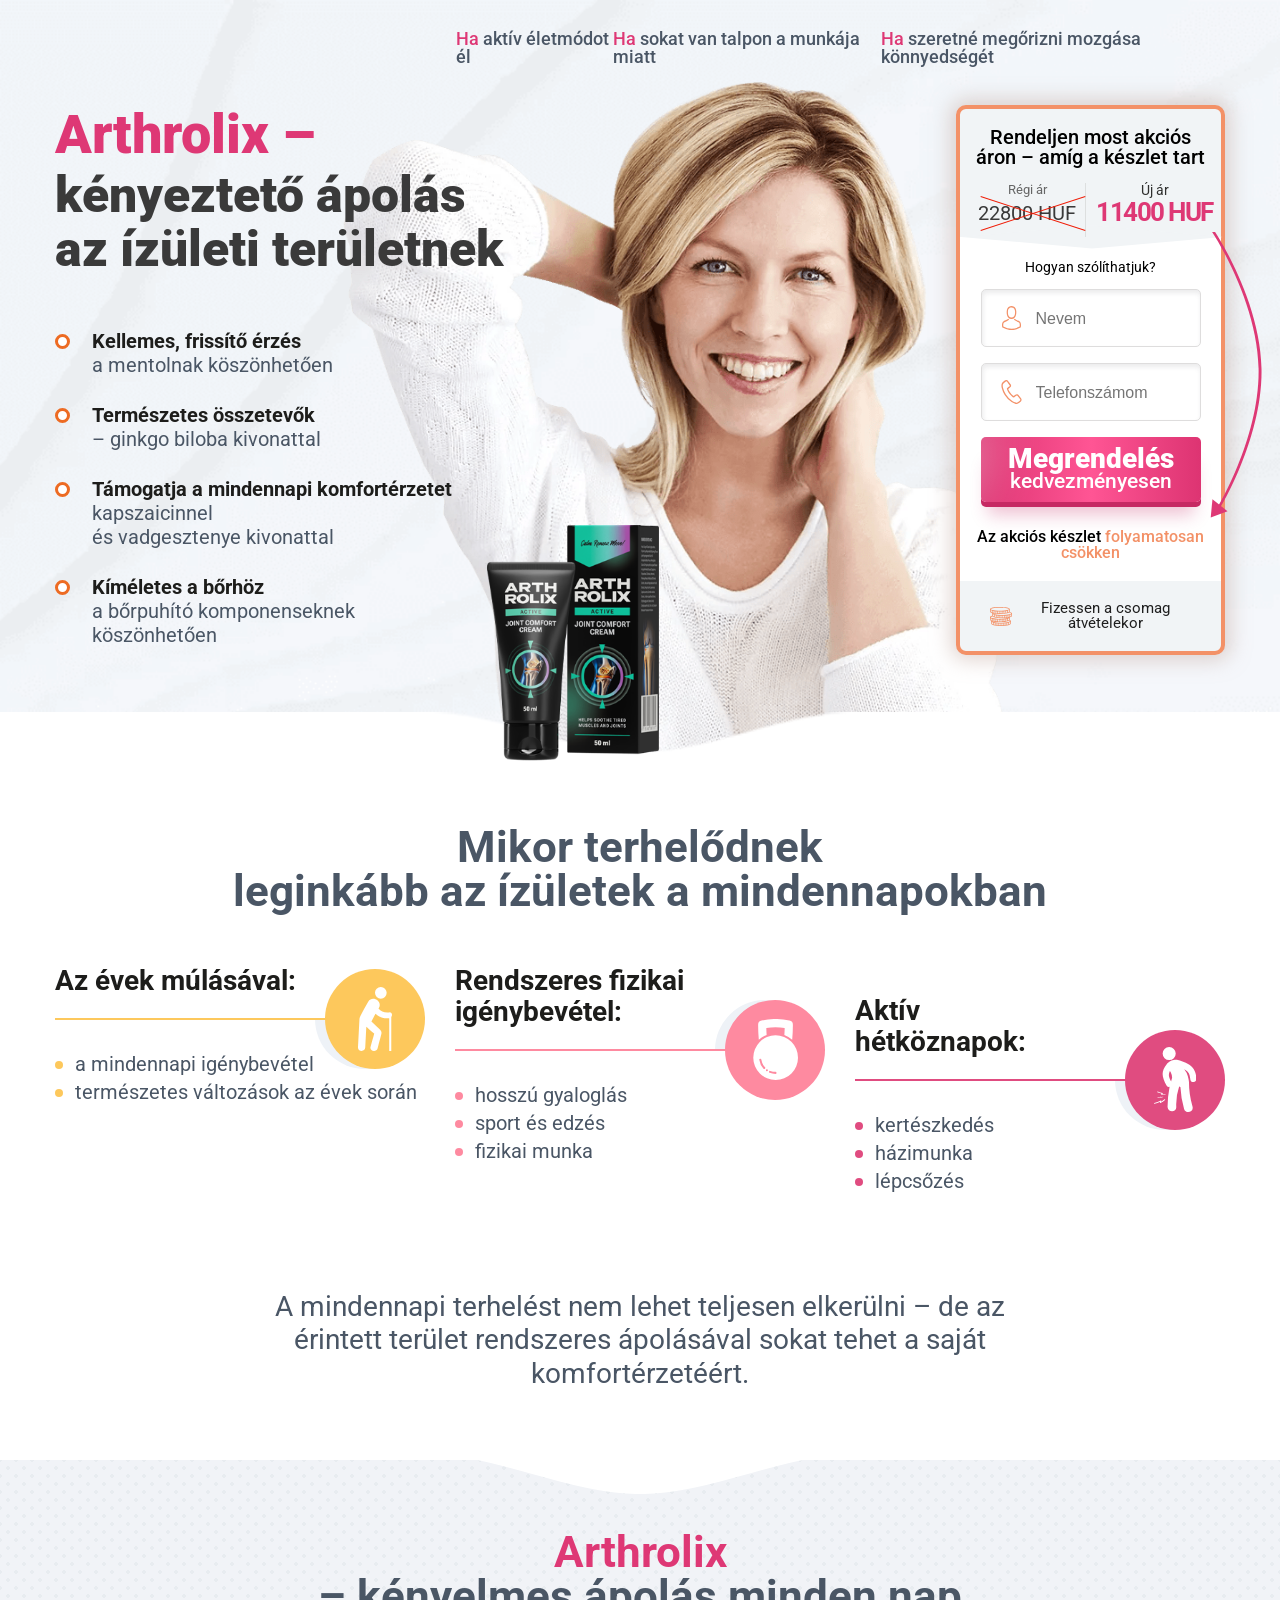
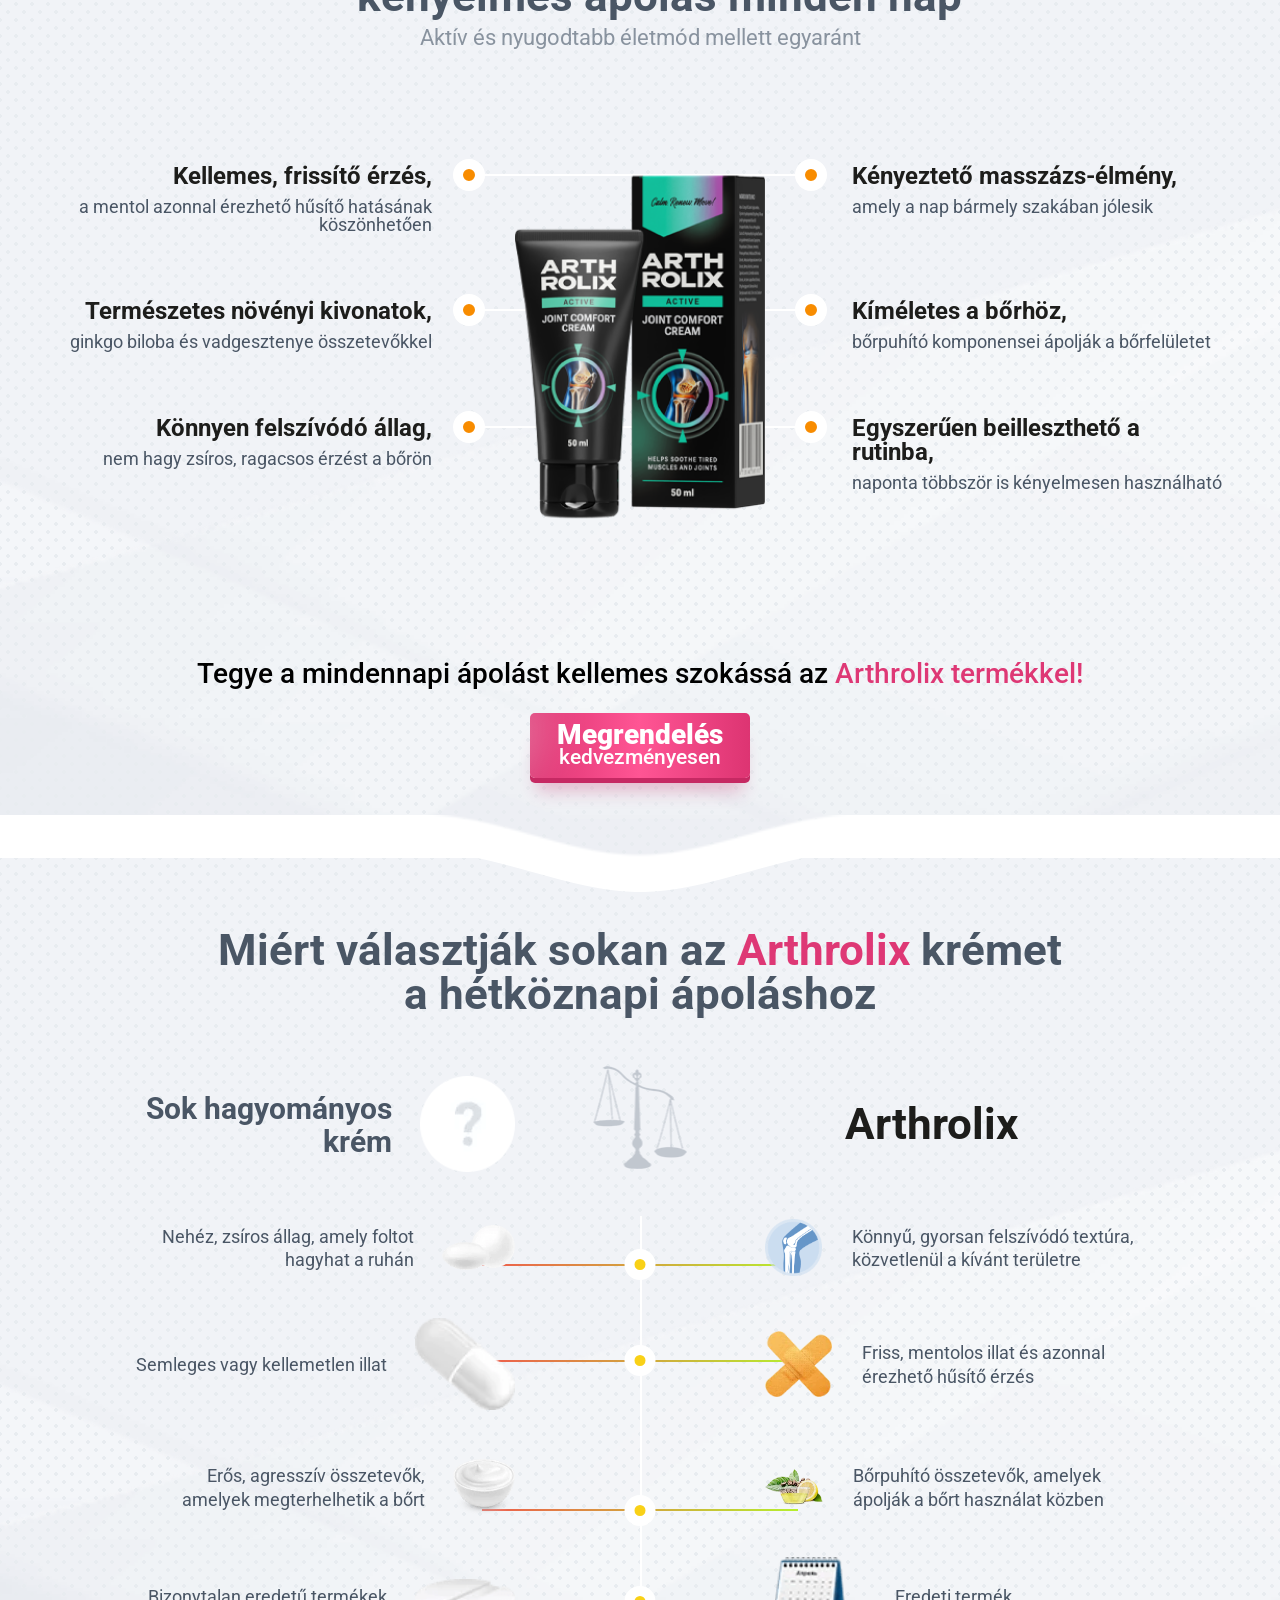
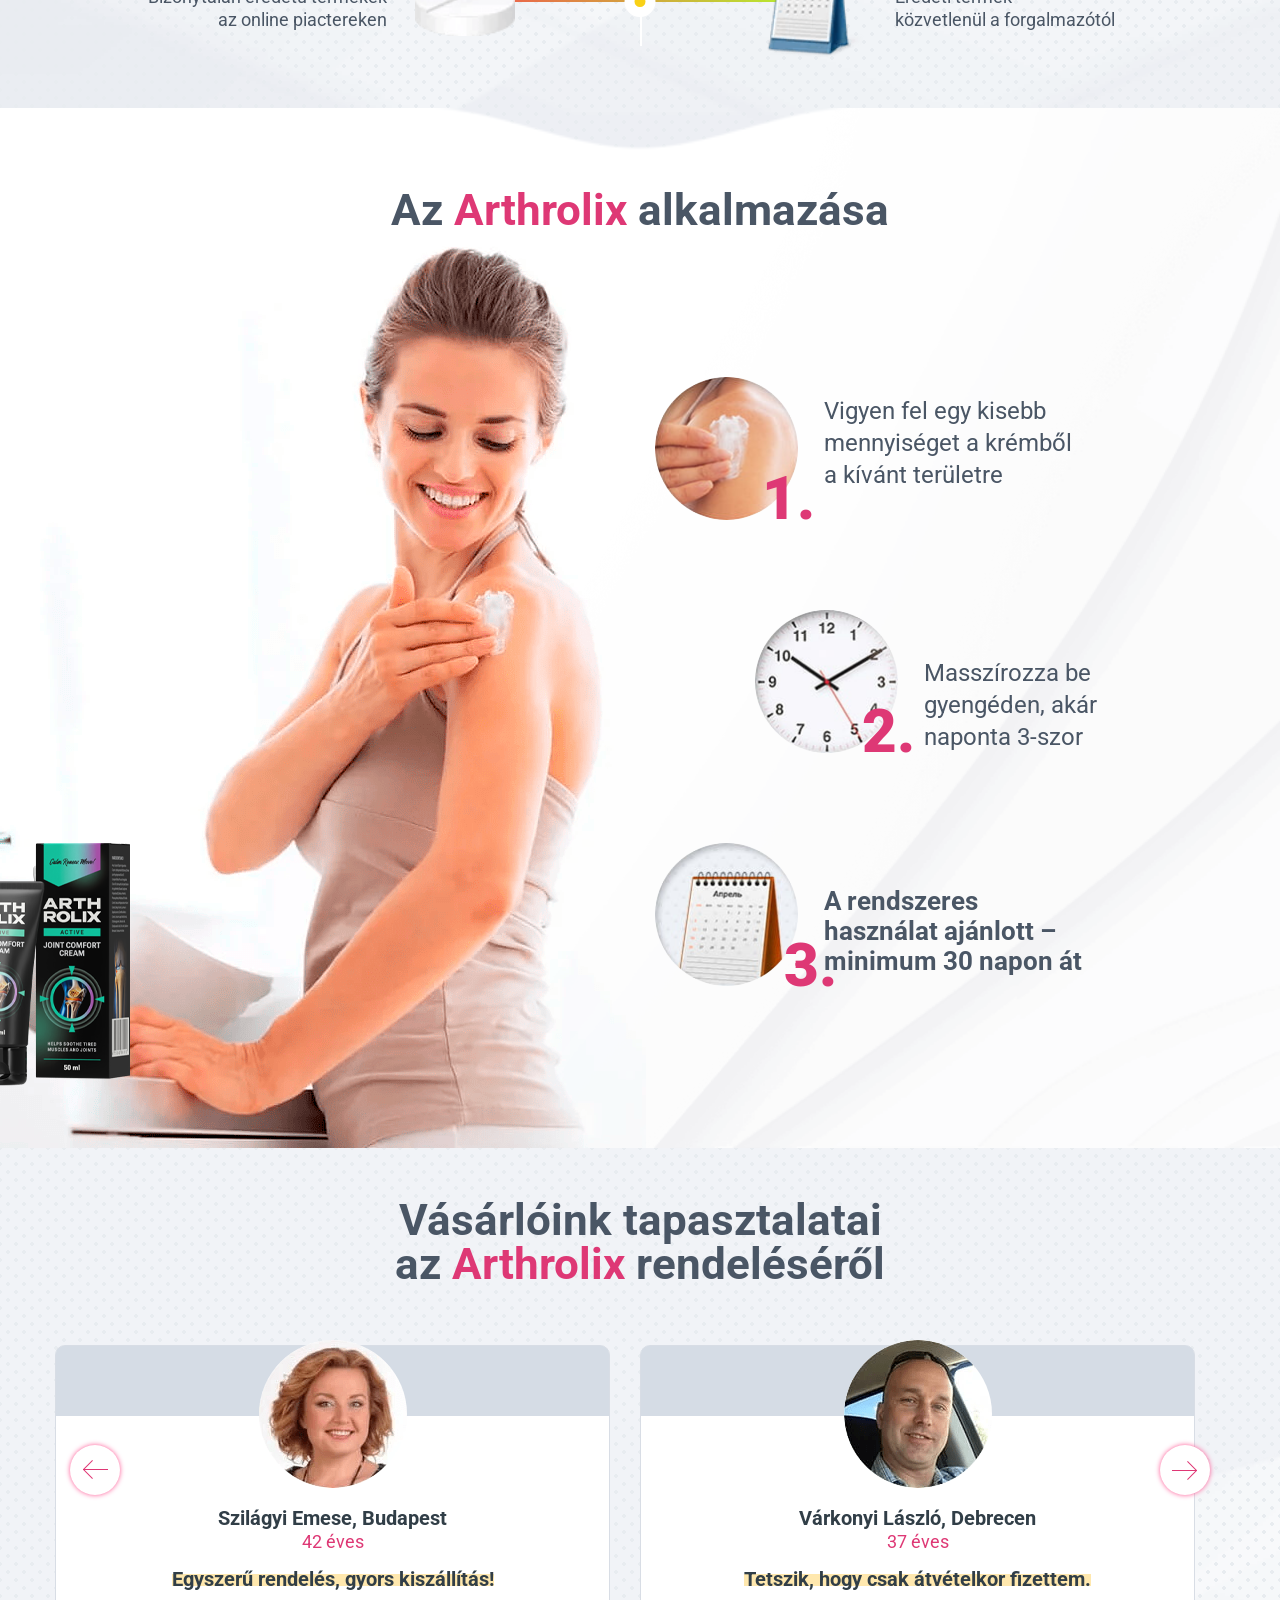
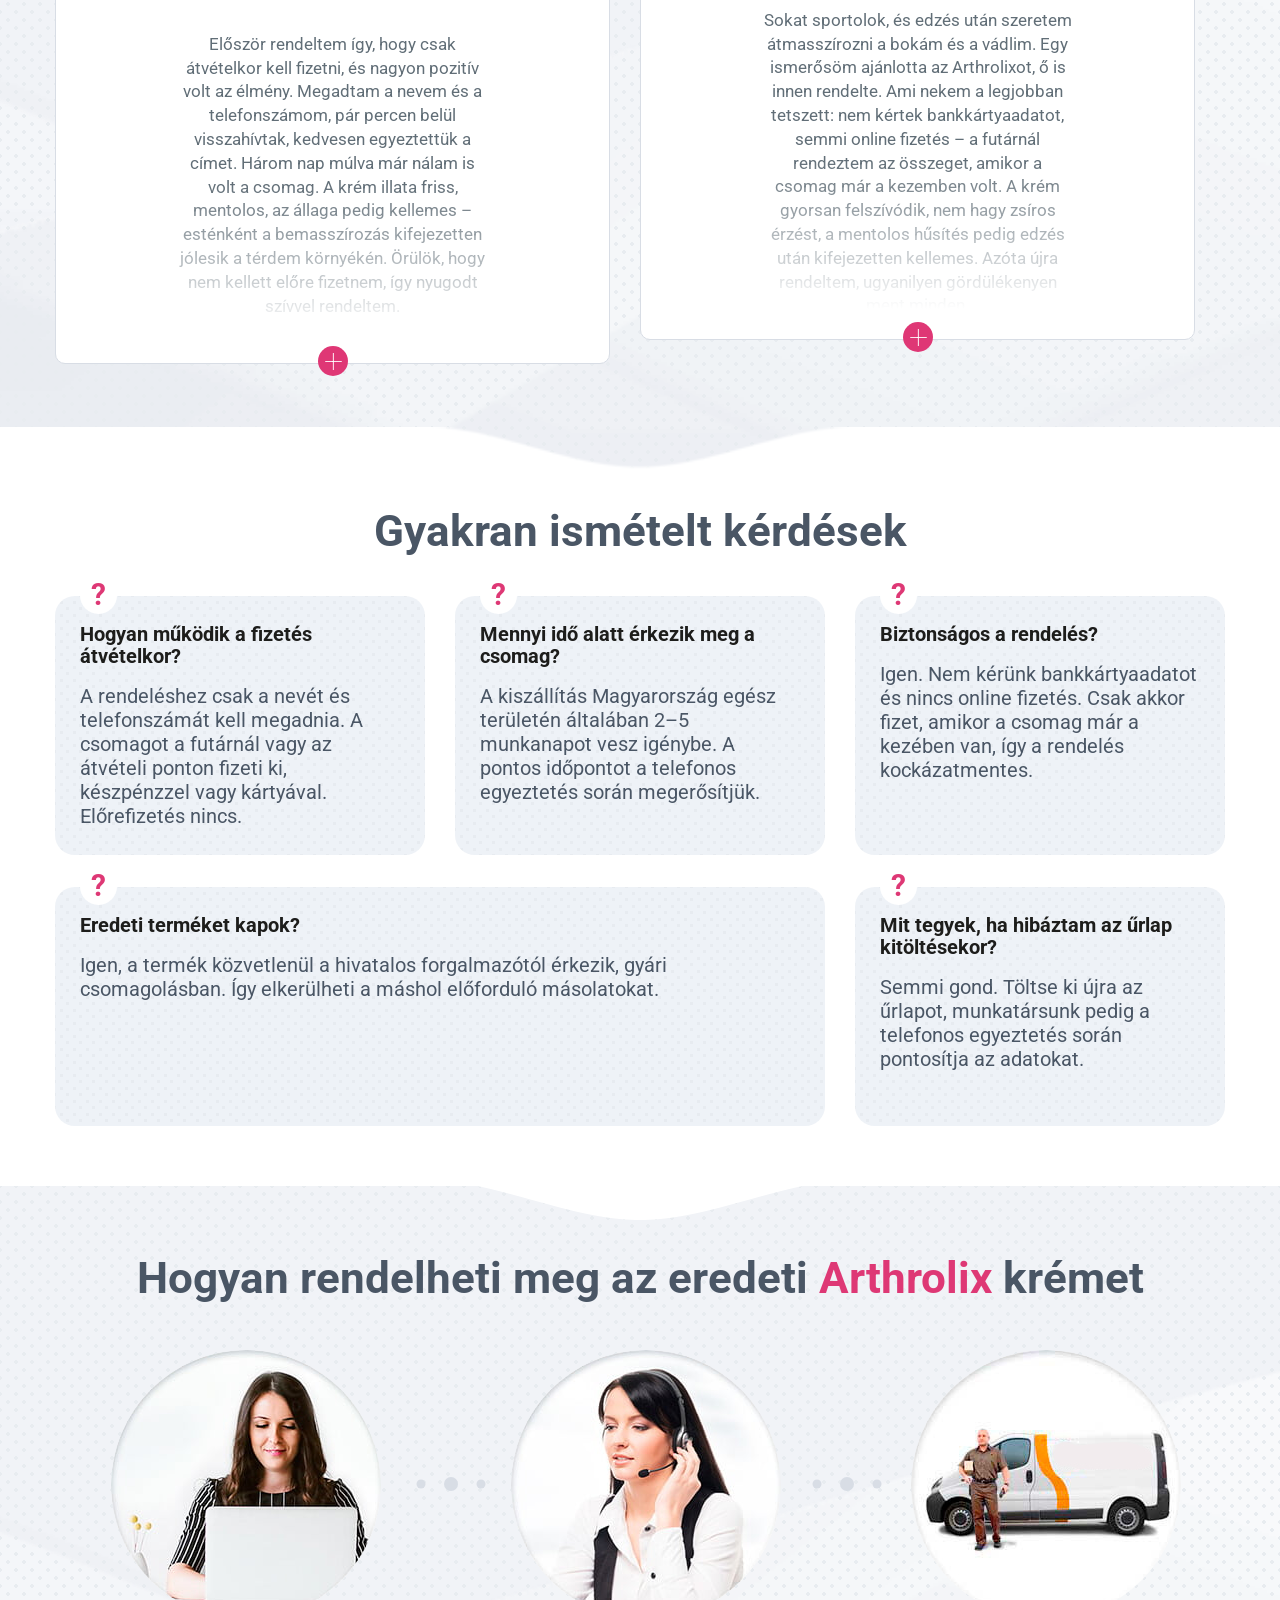
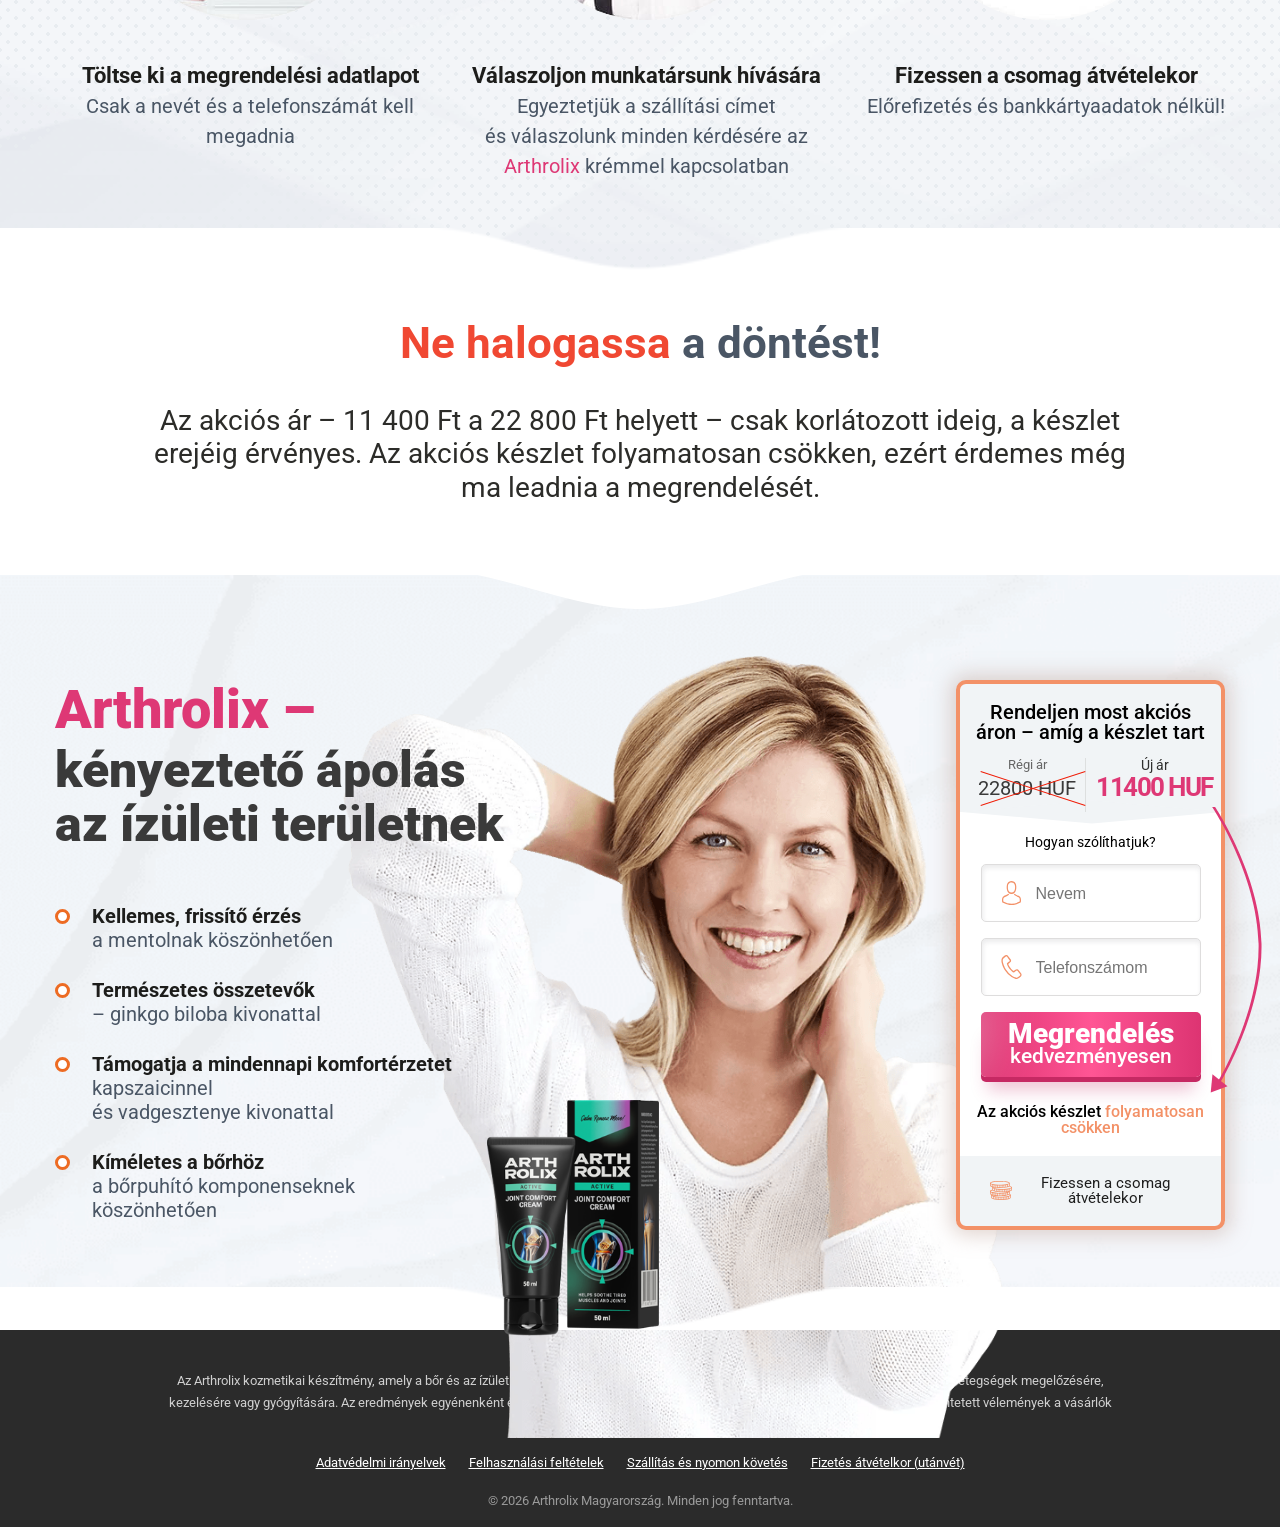
<file: index.html>
<!DOCTYPE html>
<html lang="hu-HU" dir="ltr">

<head>
    <meta charset="UTF-8">
    <meta name="viewport" content="width=device-width,initial-scale=1">
    <meta http-equiv="X-UA-Compatible" content="ie=edge">
	<meta name="google-site-verification" content="OZ9y92gjrVGx7BCZrwjEiJqnUBSMea5Pd7iJuMbMOGk" />

    <!-- SEO BASE -->
    <title>Arthrolix – Eredeti termék 11 400 Ft | Fizetés átvételkor</title>
    <meta name="description" content="Arthrolix most 11 400 Ft a 22 800 Ft helyett. Rendeljen egyszerűen, fizessen kényelmesen a csomag átvételekor. Gyors kiszállítás egész Magyarországon.">
    <meta name="keywords" content="arthrolix, arthrolix rendelés, arthrolix ára, arthrolix utánvét, ízületi komfort krém, arthrolix magyarország, arthrolix eredeti">
    <link rel="canonical" href="https://arthrolix-hu.vercel.app/">

    <!-- OPEN GRAPH -->
    <meta property="og:type" content="website">
    <meta property="og:title" content="Arthrolix – Eredeti termék 11 400 Ft | Fizetés átvételkor">
    <meta property="og:description" content="50% kedvezmény az Arthrolix krémre. Fizessen csak a csomag átvételekor. Gyors kiszállítás egész Magyarországon.">
    <meta property="og:url" content="https://arthrolix-hu.vercel.app/">
    <meta property="og:image" content="https://arthrolix-hu.vercel.app/img/prod-main.png">
    <meta property="og:locale" content="hu_HU">

    <!-- PERFORMANCE -->
    <link rel="preconnect" href="https://fonts.googleapis.com">
    <link rel="preconnect" href="https://fonts.gstatic.com" crossorigin>
    <link rel="dns-prefetch" href="https://fonts.googleapis.com">

    <link rel="icon" href="img/favicon.png">
    <link href="https://fonts.googleapis.com/css2?family=Roboto:wght@400;700&display=swap" rel="stylesheet">
    <link rel="stylesheet" href="css/style.css">
    <style>.blockRedLine3103 {
			display: none !important;
		}</style>

    <!-- SCHEMA MARKUP JSON-LD -->
    <script type="application/ld+json">
    {
      "@context": "https://schema.org",
      "@graph": [
        {
          "@type": "Organization",
          "@id": "https://arthrolix-hu.vercel.app/#organization",
          "name": "Arthrolix Magyarország",
          "url": "https://arthrolix-hu.vercel.app/",
          "logo": "https://arthrolix-hu.vercel.app/img/logo-main.png"
        },
        {
          "@type": "WebSite",
          "@id": "https://arthrolix-hu.vercel.app/#website",
          "url": "https://arthrolix-hu.vercel.app/",
          "name": "Arthrolix – Hivatalos oldal",
          "publisher": { "@id": "https://arthrolix-hu.vercel.app/#organization" },
          "inLanguage": "hu-HU"
        },
        {
          "@type": "BreadcrumbList",
          "@id": "https://arthrolix-hu.vercel.app/#breadcrumb",
          "itemListElement": [
            {
              "@type": "ListItem",
              "position": 1,
              "name": "Főoldal",
              "item": "https://arthrolix-hu.vercel.app/"
            }
          ]
        },
        {
          "@type": "Product",
          "@id": "https://arthrolix-hu.vercel.app/#product",
          "name": "Arthrolix",
          "image": "https://arthrolix-hu.vercel.app/img/prod-main.png",
          "description": "Arthrolix krém természetes összetevőkkel az ízületi terület kényelmes ápolásáért. Rendelés egyszerűen, fizetés a csomag átvételekor.",
          "brand": { "@type": "Brand", "name": "Arthrolix" },
          "offers": {
            "@type": "Offer",
            "url": "https://arthrolix-hu.vercel.app/",
            "priceCurrency": "HUF",
            "price": "11400",
            "priceValidUntil": "2026-12-31",
            "availability": "https://schema.org/InStock",
            "itemCondition": "https://schema.org/NewCondition"
          },
          "aggregateRating": {
            "@type": "AggregateRating",
            "ratingValue": "4.8",
            "reviewCount": "127",
            "bestRating": "5",
            "worstRating": "1"
          },
          "review": [
            {
              "@type": "Review",
              "author": { "@type": "Person", "name": "Szilágyi Emese" },
              "reviewRating": { "@type": "Rating", "ratingValue": "5", "bestRating": "5" },
              "reviewBody": "Egyszerű volt a rendelés, gyorsan megérkezett a csomag, és csak átvételkor fizettem. A krém kellemes, könnyen felszívódik."
            },
            {
              "@type": "Review",
              "author": { "@type": "Person", "name": "Várkonyi László" },
              "reviewRating": { "@type": "Rating", "ratingValue": "5", "bestRating": "5" },
              "reviewBody": "Tetszett, hogy nem kellett előre fizetnem. A futárnál rendeztem az összeget, minden gördülékenyen ment."
            },
            {
              "@type": "Review",
              "author": { "@type": "Person", "name": "Korcsnai Emőke" },
              "reviewRating": { "@type": "Rating", "ratingValue": "4", "bestRating": "5" },
              "reviewBody": "Pár nap alatt megjött. A krém állaga kellemes, jólesik a masszázs utána. A rendelés menete nagyon egyszerű volt."
            }
          ]
        },
        {
          "@type": "FAQPage",
          "@id": "https://arthrolix-hu.vercel.app/#faq",
          "mainEntity": [
            {
              "@type": "Question",
              "name": "Hogyan működik a fizetés átvételkor?",
              "acceptedAnswer": {
                "@type": "Answer",
                "text": "A rendeléshez csak a nevét és telefonszámát kell megadnia. A csomagot a futárnál vagy az átvételi ponton fizeti ki, készpénzzel vagy kártyával. Előrefizetés nincs."
              }
            },
            {
              "@type": "Question",
              "name": "Mennyi idő alatt érkezik meg a csomag?",
              "acceptedAnswer": {
                "@type": "Answer",
                "text": "A kiszállítás Magyarország egész területén általában 2–5 munkanapot vesz igénybe. A pontos időpontot a telefonos egyeztetés során megerősítjük."
              }
            },
            {
              "@type": "Question",
              "name": "Biztonságos a rendelés?",
              "acceptedAnswer": {
                "@type": "Answer",
                "text": "Igen. Nem kérünk bankkártyaadatot és nincs online fizetés. Csak akkor fizet, amikor a csomag már a kezében van, így a rendelés kockázatmentes."
              }
            },
            {
              "@type": "Question",
              "name": "Eredeti terméket kapok?",
              "acceptedAnswer": {
                "@type": "Answer",
                "text": "Igen, a termék közvetlenül a hivatalos forgalmazótól érkezik, gyári csomagolásban. Így elkerülheti a máshol előforduló másolatokat."
              }
            },
            {
              "@type": "Question",
              "name": "Mit tegyek, ha hibáztam az űrlap kitöltésekor?",
              "acceptedAnswer": {
                "@type": "Answer",
                "text": "Semmi gond. Töltse ki újra az űrlapot, munkatársunk pedig a telefonos egyeztetés során pontosítja az adatokat."
              }
            }
          ]
        }
      ]
    }
    </script>

<script type="text/javascript" src="script_land.js" defer></script>
<!-- Google tag (gtag.js) -->
<script async src="https://www.googletagmanager.com/gtag/js?id=AW-11562798349"></script>
<script>
  window.dataLayer = window.dataLayer || [];
  function gtag(){dataLayer.push(arguments);}
  gtag('js', new Date());

  gtag('config', 'AW-11562798349');
</script>

	<script defer
  data-tag="CDdQ9yA0Dp53PLVXNmPjqk"
  src="https://cdn.cckdl.com/js/base.min.js">
</script>
</head>

<body class="body-banner ev-date">
    <header class="header">
        <div class="container">
            <div class="header__top">
                <div class="header__logo">
                    <picture>
                        <img src="img/logo-main.png" alt="Arthrolix logó" loading="lazy"></picture>
                </div>
                <nav class="nav">
                    <ul class="nav__list">
                        <li class="nav__item"><span class="nav__link"><span class="main-color">Ha</span> aktív életmódot él</span>
                        </li>
                        <li class="nav__item"><span class="nav__link"><span class="main-color">Ha</span> sokat van talpon a munkája miatt</span>
                        </li>
                        <li class="nav__item"><span class="nav__link"><span class="main-color">Ha</span> szeretné megőrizni mozgása könnyedségét</span>
                        </li>
                    </ul>
                </nav>
            </div>
            <div class="header__content">
                <div class="header__about">
                    <h1 class="header__title"><span class="main-color">Arthrolix – </span> kényeztető ápolás az&nbsp;ízületi területnek
                    </h1>
                    <ul class="header__features">
                        <li class="header__features-item"><b>Kellemes, frissítő érzés</b> a mentolnak köszönhetően
                        </li>
                        <li class="header__features-item"><b>Természetes összetevők</b> – ginkgo biloba kivonattal
                        </li>
                        <li class="header__features-item"><b>Támogatja a mindennapi komfortérzetet</b> kapszaicinnel <br>és vadgesztenye kivonattal
                        </li>
                        <li class="header__features-item"><b>Kíméletes a bőrhöz</b> a bőrpuhító komponenseknek <br> köszönhetően
                        </li>
                    </ul>
                </div>
                <div class="header__prod">
                    <picture>
                        <source type="image/webp" srcset="img/prod-main.png">
                        <img src="img/prod-main.png" alt="Arthrolix krém" loading="lazy"></picture>
                </div>
                <div class="form">
                    <div class="form__head">
                        <h3 class="form__title">Rendeljen most <span class="nowrap">akciós</span> áron – amíg a <span class="nowrap">készlet tart</span></h3>
                        <div class="price">
                            <div class="price__old">
                                <p class="price__caption">Régi ár</p>
                                <div class="price__value"><span class="price__num x_price_previous al-cost-promo">22 800 Ft</span></div>
                            </div>
                            <div class="price__new">
                                <p class="price__caption">Új ár</p>
                                <div class="price__value"><span class="price__num x_price_current al-cost">11 400 Ft</span>
                                </div>
                            </div>
                        </div>
                    </div>
                    <div class="form__body">
                        <form action="/api/order" method="POST" class="x_order_form al-form">
                            <select name="country" class="al-country" style="display: none;"></select>
                            <p class="form__text">Hogyan szólíthatjuk?</p>

                            <label class="form__label form__label--name"><input type="text" name="name" placeholder="Nevem" required="" autocomplete="name"></label>
                            <label class="form__label form__label--tel"><input type="tel" name="phone" placeholder="Telefonszámom" required="" autocomplete="tel"></label>
                            <button class="btn">Megrendelés <span class="btn__small">kedvezményesen</span>
                            </button>
                            <p class="form__lastpack">Az akciós készlet <span class="lastpack">folyamatosan csökken</span>
                            </p>
                        </form>
                    </div>
                    <p class="form__footer">Fizessen a csomag átvételekor</p>
                </div>
            </div>
            <div class="header__woman">
                <picture>
                    <source media="(max-width:1023px)" srcset="[data-uri]">
                    <source type="image/webp" srcset="img/girl-header.png">
                    <img src="img/girl-header.png" alt="Elégedett vásárló" loading="lazy"></picture>
            </div>
        </div>
    </header>
    <section class="factors block">
        <div class="container">
            <h2 class="title title-factors">Mikor terhelődnek<br> leginkább az ízületek a mindennapokban
            </h2>
            <div class="factors__wrap">
                <div class="factors__item factors__item-age">
                    <p class="factors__name">Az évek múlásával:</p>
                    <div class="factors__line">
                        <div class="factors__circle">
                            <svg width="34" height="64" viewBox="0 0 34 64">
                                <path class="factors-path" d="M1022.78,1110a5.835,5.835,0,1,0,5.89,5.84A5.855,5.855,0,0,0,1022.78,1110Zm-21.3,31.68a12.84,12.84,0,0,1,1.18-3.18q3.6-6.93,7.55-13.68c4.01-6.8,14.67-.62,10.64,6.2-0.12.19-.23,0.4-0.35,0.6,2.45,3.09,6.13,4.24,10.72,3.77,2.81-.3,3.48,2.91,2.06,4.68V1174h-2.06v-32.84c-5.57.58-10.26-1.01-13.7-4.32q-2.1,3.78-4.09,7.62l8.71,8.26a4.34,4.34,0,0,1,1.22,4.23c-1.07,4.09-3.14,12.06-3.71,14.27-1.14,4.47-8.28,3.2-7.13-1.3,1.07-4.2,2.6-9.04,3.67-13.24,0.02-.05.03-0.1,0.05-0.14-0.05.14-7.92-6.85-7.92-6.85-0.37,7-.73,14.43-1.09,20.92-0.26,4.62-7.506,4.26-7.244-.38C1000.48,1161.31,1000.98,1150.59,1001.48,1141.68Z" transform="translate(-1000 -1110)"></path>
                            </svg>
                        </div>
                    </div>
                    <ul class="factors__list">
                        <li class="factors__point">a mindennapi igénybevétel</li>
                        <li class="factors__point">természetes változások az évek során</li>
                    </ul>
                </div>
                <div class="factors__item factors__item-loads">
                    <p class="factors__name">Rendszeres fizikai igénybevétel:</p>
                    <div class="factors__line">
                        <div class="factors__circle">
                            <svg width="45" height="61" viewBox="0 0 45 61">
                                <path class="factors-path" d="M1016.5,1390.27a22.365,22.365,0,1,0,22.5,22.37A22.455,22.455,0,0,0,1016.5,1390.27Zm-10.56,33.46a1.028,1.028,0,0,1-1.44-.05,16.141,16.141,0,0,1-4.22-8.88,1.024,1.024,0,0,1,2.03-.27,14.115,14.115,0,0,0,3.69,7.77A1,1,0,0,1,1005.94,1423.73Zm1.96,2.6a1.015,1.015,0,1,1,1.02-1.01A1.009,1.009,0,0,1,1007.9,1426.33Zm8.6,2.57a16.381,16.381,0,0,1-5.88-1.08,1.02,1.02,0,1,1,.74-1.9,14.281,14.281,0,0,0,5.14.95A1.015,1.015,0,1,1,1016.5,1428.9Zm-16.682-34.14a24.689,24.689,0,0,1,7.812-4.87c-0.16-2.42-.27-4.71-0.32-6.91a54.746,54.746,0,0,1,9.19-.85,53.2,53.2,0,0,1,9.18.86c-0.05,2.28-.15,4.57-0.31,6.9a24.619,24.619,0,0,1,7.82,4.88c0.46-5.05.7-10.06,0.7-14.89a4.252,4.252,0,0,0-3.53-4.32,62.312,62.312,0,0,0-27.68-.01,4.259,4.259,0,0,0-3.561,4.26C999.119,1384.69,999.363,1389.71,999.818,1394.76Z" transform="translate(-994 -1374)"></path>
                            </svg>
                        </div>
                    </div>
                    <ul class="factors__list">
                        <li class="factors__point">hosszú gyaloglás</li>
                        <li class="factors__point">sport és edzés</li>
                        <li class="factors__point">fizikai munka</li>
                    </ul>
                </div>
                <div class="factors__item factors__item-injuries">
                    <p class="factors__name">Aktív <br>hétköznapok:
                    </p>
                    <div class="factors__line">
                        <div class="factors__circle">
                            <svg width="42.531" height="65" viewBox="0 0 42.531 65">
                                <path class="factors-path" d="M15.619-.008a6.547,6.547,0,1,1-6.5,6.547A6.523,6.523,0,0,1,15.619-.008ZM42.968,31.036c-0.611-3.994-1.287-7.356-4.013-10.467-3.59-4.1-9.477-6.057-14.542-7.461l-0.024-.031c-3.616-.946-8.349,1.429-8.449,1.544a4.714,4.714,0,0,0-1.981,1.685,3.378,3.378,0,0,0-.609.593c-6.261,7.861-4.853,12.972-.5,21.438a2.709,2.709,0,0,0,3.213,1.5,108.756,108.756,0,0,0-2.033,20.215c0.251,5.64,8.975,5.666,8.723,0a54.492,54.492,0,0,1,2.864-20.486,7.261,7.261,0,0,0,1.274.439,93.405,93.405,0,0,0,3.68,21.882c1.623,5.407,10.043,3.1,8.41-2.337a87.819,87.819,0,0,1-3.544-24.924,24.053,24.053,0,0,0-.495-2.957,33.554,33.554,0,0,0-1.879-5.924l-2.375-3.47a17.308,17.308,0,0,1,3.173,2.206c2.387,2.128,2.528,5.271,2.985,8.252,0.623,4.059,6.735,2.327,6.116-1.7h0Zm-26.64-7.12c0.277,0.328.533,0.667,0.793,1a13.668,13.668,0,0,1,1.48,5.762s-0.435,1.5-1.036,3.843C15.561,30.16,14.39,28.264,16.327,23.916ZM11.4,52.3a0.375,0.375,0,0,0-.423.063,16.8,16.8,0,0,1-3.452,2.36c0.081-.23.162-0.457,0.249-0.667a0.479,0.479,0,0,0-.077-0.5,0.375,0.375,0,0,0-.448-0.1A35.679,35.679,0,0,1,.768,55.918a0.451,0.451,0,0,0-.309.533,0.4,0.4,0,0,0,.483.336A33.734,33.734,0,0,0,6.663,54.7c-0.084.238-.168,0.473-0.258,0.693a0.473,0.473,0,0,0,.076.492,0.372,0.372,0,0,0,.442.1,18.1,18.1,0,0,0,4.557-2.935,0.481,0.481,0,0,0,.062-0.628A0.4,0.4,0,0,0,11.4,52.3Zm0.616-4.969a0.254,0.254,0,0,0-.268-0.161,12.409,12.409,0,0,1-3.157-.18c0.165-.1.33-0.2,0.488-0.29a0.418,0.418,0,0,0,.217-0.34,0.255,0.255,0,0,0-.2-0.268A24.7,24.7,0,0,1,4.207,44.55a0.371,0.371,0,0,0-.452.18,0.293,0.293,0,0,0,.092.431,23.33,23.33,0,0,0,4.275,1.413c-0.171.106-.341,0.209-0.507,0.3a0.414,0.414,0,0,0-.216.337,0.253,0.253,0,0,0,.193.269,13.283,13.283,0,0,0,4.073.348,0.419,0.419,0,0,0,.364-0.354A0.3,0.3,0,0,0,12.012,47.332ZM9.6,49.82a0.223,0.223,0,0,0-.059-0.072,0.2,0.2,0,0,0-.207-0.025,7.8,7.8,0,0,1-1.855.618c0.059-.09.118-0.18,0.177-0.262a0.207,0.207,0,0,0-.2-0.323,17.759,17.759,0,0,1-3.306.293,0.189,0.189,0,0,0-.194.2,0.208,0.208,0,0,0,.2.206,16.992,16.992,0,0,0,2.914-.222c-0.062.093-.122,0.186-0.185,0.271a0.209,0.209,0,0,0,.2.324,8.518,8.518,0,0,0,2.433-.736A0.2,0.2,0,0,0,9.6,49.82Z" transform="translate(-0.469)"></path>
                            </svg>
                        </div>
                    </div>
                    <ul class="factors__list">
                        <li class="factors__point">kertészkedés</li>
                        <li class="factors__point">házimunka</li>
                        <li class="factors__point">lépcsőzés</li>
                    </ul>
                </div>
            </div>
            <p class="factors__conclusion">A mindennapi terhelést nem lehet teljesen elkerülni – de az érintett terület rendszeres ápolásával sokat tehet a saját komfortérzetéért.</p>
        </div>
    </section>
    <section class="solution block wave">
        <div class="container">
            <h2 class="title title-solution"><span class="main-color">Arthrolix</span><br> – kényelmes ápolás minden nap</h2>
            <p class="subtitle">Aktív és nyugodtabb életmód mellett egyaránt</p>
            <div class="solution__items">
                <div class="solution__row">
                    <div class="item">
                        <p class="item__descr title-color"><span class="text-bold">Kellemes, frissítő érzés,</span><br> a mentol azonnal érezhető hűsítő hatásának köszönhetően</p>
                    </div>
                    <div class="item">
                        <p class="item__descr title-color"><span class="text-bold">Kényeztető masszázs-élmény,</span><br> amely a nap bármely szakában jólesik</p>
                    </div>
                </div>
                <div class="solution__row">
                    <div class="item">
                        <p class="item__descr title-color"><span class="text-bold">Természetes növényi kivonatok,</span><br> ginkgo biloba és vadgesztenye összetevőkkel</p>
                    </div>
                    <div class="item">
                        <p class="item__descr title-color"><span class="text-bold">Kíméletes a bőrhöz,</span><br> bőrpuhító komponensei ápolják a bőrfelületet
                        </p>
                    </div>
                </div>
                <div class="solution__row">
                    <div class="item">
                        <p class="item__descr title-color"><span class="text-bold">Könnyen felszívódó állag,</span><br> nem hagy zsíros, ragacsos érzést a bőrön</p>
                    </div>
                    <div class="item">
                        <p class="item__descr title-color"><span class="text-bold">Egyszerűen beilleszthető a rutinba,</span><br> naponta többször is kényelmesen használható</p>
                    </div>
                </div>
            </div>
            <h3 class="solution__foot-title title-color">Tegye a mindennapi ápolást kellemes szokássá az <span class="main-color">Arthrolix termékkel!</span></h3>
            <div class="center">
                <button class="btn btn-solution ever-popup-btn">Megrendelés <br><span class="btn__small">kedvezményesen</span>
                </button>
            </div>
        </div>
    </section>
    <section class="compare block">
        <div class="container">
            <h2 class="title">Miért választják sokan az <span class="main-color">Arthrolix</span> krémet <br> a hétköznapi ápoláshoz</h2>
            <div class="compare__items">
                <div class="compare__row first-row">
                    <div class="compare__left">
                        <p class="compare__descr compare__descr-title text-bold">Sok hagyományos krém</p>
                        <div class="compare__img-wrap">
                            <picture>
                                <source type="image/webp" srcset="img/compare-item-1.png">
                                <img class="compare__img" src="img/compare-item-1.png" alt="Hagyományos krémek" loading="lazy"></picture>
                        </div>
                    </div>
                    <div class="compare__right">
                        <div class="compare__img-wrap">
                            <picture>
                                <img class="compare__img compare__logo" src="img/logo-main.png" alt="Arthrolix" loading="lazy"></picture>
                        </div>
                        <p class="compare__descr compare__descr-prod text-bold">Arthrolix</p>
                    </div>
                </div>
                <div class="compare__row row-2">
                    <div class="compare__left">
                        <p class="compare__descr">Nehéz, zsíros állag, amely foltot hagyhat a ruhán</p>
                        <div class="compare__img-wrap">
                            <picture>
                                <source type="image/webp" srcset="img/compare-item-3.png">
                                <img class="compare__img" src="img/compare-item-3.png" alt="img" loading="lazy"></picture>
                        </div>
                    </div>
                    <div class="compare__right">
                        <div class="compare__img-wrap">
                            <picture>
                                <source type="image/webp" srcset="img/compare-item-4.png">
                                <img class="compare__img" src="img/compare-item-4.png" alt="img" loading="lazy"></picture>
                        </div>
                        <p class="compare__descr">Könnyű, gyorsan felszívódó textúra, közvetlenül a kívánt területre</p>
                    </div>
                </div>
                <div class="compare__row row-3">
                    <div class="compare__left">
                        <p class="compare__descr">Semleges vagy kellemetlen illat</p>
                        <div class="compare__img-wrap">
                            <picture>
                                <source type="image/webp" srcset="img/compare-item-5.png">
                                <img class="item-img" src="img/compare-item-5.png" alt="img" loading="lazy"></picture>
                        </div>
                    </div>
                    <div class="compare__right">
                        <div class="compare__img-wrap">
                            <picture>
                                <source type="image/webp" srcset="img/compare-item-6.png">
                                <img class="item-img" src="img/compare-item-6.png" alt="img" loading="lazy"></picture>
                        </div>
                        <p class="compare__descr">Friss, mentolos illat és azonnal érezhető hűsítő érzés</p>
                    </div>
                </div>
                <div class="compare__row row-4">
                    <div class="compare__left">
                        <p class="compare__descr">Erős, agresszív összetevők, amelyek megterhelhetik a bőrt</p>
                        <div class="compare__img-wrap">
                            <picture>
                                <source type="image/webp" srcset="img/compare-item-7.png">
                                <img class="item-img" src="img/compare-item-7.png" alt="img" loading="lazy"></picture>
                        </div>
                    </div>
                    <div class="compare__right">
                        <div class="compare__img-wrap">
                            <picture>
                                <source type="image/webp" srcset="img/compare-item-8.png">
                                <img class="item-img" src="img/compare-item-8.png" alt="img" loading="lazy"></picture>
                        </div>
                        <p class="compare__descr">Bőrpuhító összetevők, amelyek ápolják a bőrt használat közben</p>
                    </div>
                </div>
                <div class="compare__row row-5">
                    <div class="compare__left">
                        <p class="compare__descr">Bizonytalan eredetű termékek<br> az online piactereken</p>
                        <div class="compare__img-wrap">
                            <picture>
                                <source type="image/webp" srcset="img/compare-item-9.png">
                                <img class="item-img" src="img/compare-item-9.png" alt="img" loading="lazy"></picture>
                        </div>
                    </div>
                    <div class="compare__right">
                        <div class="compare__img-wrap">
                            <picture>
                                <source type="image/webp" srcset="img/compare-item-10.png">
                                <img class="item-img" src="img/compare-item-10.png" alt="img" loading="lazy"></picture>
                        </div>
                        <p class="compare__descr">Eredeti termék <br>közvetlenül a forgalmazótól</p>
                    </div>
                </div>
            </div>
        </div>
    </section>
    <section class="use block">
        <div class="use-girl">
            <img src="img/bg-use-left.png" alt="img">
        </div>
        <div class="container">
            <h2 class="title">Az <span class="main-color">Arthrolix</span> alkalmazása
            </h2>
            <ul class="use__list">
                <li class="use__item use__item--1">
                    <div class="use__img">
                        <picture>
                            <img src="img/use__img-1.jpg" alt="img" loading="lazy"></picture>
                    </div>
                    <p class="use__desc use__desc--1">Vigyen fel egy kisebb mennyiséget a krémből <span class="nowrap">a kívánt</span> területre</p>
                </li>
                <li class="use__item use__item--2">
                    <div class="use__img">
                        <picture>
                            <img src="img/use__img-2.jpg" alt="img" loading="lazy"></picture>
                    </div>
                    <p class="use__desc use__desc--2">Masszírozza be gyengéden, akár naponta <span style="display: inline-block;">3-szor</span></p>
                </li>
                <li class="use__item use__item--3">
                    <div class="use__img">
                        <picture>
                            <img src="img/use__img-3.jpg" alt="img" loading="lazy"></picture>
                    </div>
                    <p class="use__desc use__desc--3">A rendszeres használat ajánlott – <span class="nowrap">minimum 30 napon át</span>
                    </p>
                </li>
            </ul>
        </div>
    </section>
    <section class="reviews block">
        <div class="container">
            <h2 class="title title-reviews">Vásárlóink tapasztalatai <br>az <span class="main-color">Arthrolix</span> rendeléséről</h2>
            <div class="reviews__wrap reviews__slider is-ready">



                <div class="reviews__item" tabindex="0" style="">
                    <div class="reviews__img">
                        <picture>
                            <source type="image/webp" srcset="img/reviews1.png">
                            <img src="img/reviews1.jpg" alt="Vásárlói vélemény" loading="lazy"></picture>
                    </div>
                    <div class="reviews__info">
                        <p class="reviews__about">Szilágyi Emese, Budapest</p>
                        <p class="reviews__age">42 éves</p>
                        <p class="reviews__quotes">Egyszerű rendelés, gyors kiszállítás!</p>
                        <p class="reviews__text reviews__text-1">Először rendeltem így, hogy csak átvételkor kell fizetni, és nagyon pozitív volt az élmény. Megadtam a nevem és a telefonszámom, pár percen belül visszahívtak, kedvesen egyeztettük a címet. Három nap múlva már nálam is volt a csomag. A krém illata friss, mentolos, az állaga pedig kellemes – esténként a bemasszírozás kifejezetten jólesik a térdem környékén. Örülök, hogy nem kellett előre fizetnem, így nyugodt szívvel rendeltem.
                        </p>
                        <div class="reviews__plus">+</div>
                    </div>
                </div>
                <div class="reviews__item" tabindex="0" style="">
                    <div class="reviews__img">
                        <picture>
                            <source type="image/webp" srcset="img/reviews2.png">
                            <img src="img/reviews2.jpg" alt="Vásárlói vélemény" loading="lazy"></picture>
                    </div>
                    <div class="reviews__info">
                        <p class="reviews__about">Várkonyi László, Debrecen</p>
                        <p class="reviews__age">37 éves</p>
                        <p class="reviews__quotes">Tetszik, hogy csak átvételkor fizettem.
                        </p>
                        <p class="reviews__text">Sokat sportolok, és edzés után szeretem átmasszírozni a bokám és a vádlim. Egy ismerősöm ajánlotta az Arthrolixot, ő is innen rendelte. Ami nekem a legjobban tetszett: nem kértek bankkártyaadatot, semmi online fizetés – a futárnál rendeztem az összeget, amikor a csomag már a kezemben volt. A krém gyorsan felszívódik, nem hagy zsíros érzést, a mentolos hűsítés pedig edzés után kifejezetten kellemes. Azóta újra rendeltem, ugyanilyen gördülékenyen ment minden.</p>
                        <div class="reviews__plus">+</div>
                    </div>
                </div>
                <div class="reviews__item" tabindex="-1" style="">
                    <div class="reviews__img">
                        <picture>
                            <source type="image/webp" srcset="img/reviews3.png">
                            <img src="img/reviews3.jpg" alt="Vásárlói vélemény" loading="lazy"></picture>
                    </div>
                    <div class="reviews__info">
                        <p class="reviews__about">Korcsnai Emőke, Miskolc</p>
                        <p class="reviews__age">35 éves</p>
                        <p class="reviews__quotes">Kellemes krém, korrekt ügyintézés.</p>
                        <p class="reviews__text reviews__text-1">Sokat kertészkedem, és a nap végén jólesik egy kis törődés a térdemnek. Az interneten találtam rá az Arthrolixra, és az győzött meg, hogy átvételkor fizethetek – így semmit nem kockáztattam. A telefonos egyeztetés gyors és udvarias volt, a csomag pedig gyári, bontatlan csomagolásban érkezett. A krém kényeztető, a mentolos frissesség pedig igazán kellemes a bőrömön. Elégedett vagyok, ajánlom másoknak is.
                        </p>
                        <div class="reviews__plus">+</div>
                    </div>
                </div>
            </div>
        </div>
    </section>
    <section class="questions block">
        <div class="container">
            <h2 class="title">Gyakran ismételt kérdések</h2>
            <div class="questions__list">
                <div class="questions__item"><span class="questions__more"></span>
                    <h3 class="questions__q">Hogyan működik a fizetés átvételkor?</h3>
                    <p class="questions__a">A rendeléshez csak a nevét és telefonszámát kell megadnia. A csomagot a futárnál vagy az átvételi ponton fizeti ki, készpénzzel vagy kártyával. Előrefizetés nincs.</p>
                </div>
                <div class="questions__item"><span class="questions__more"></span>
                    <h3 class="questions__q">Mennyi idő alatt érkezik meg a csomag?</h3>
                    <p class="questions__a">A kiszállítás Magyarország egész területén általában 2–5 munkanapot vesz igénybe. A pontos időpontot a telefonos egyeztetés során megerősítjük.</p>
                </div>
                <div class="questions__item"><span class="questions__more"></span>
                    <h3 class="questions__q">Biztonságos a rendelés?</h3>
                    <p class="questions__a">Igen. Nem kérünk bankkártyaadatot és nincs online fizetés. Csak akkor fizet, amikor a csomag már a kezében van, így a rendelés kockázatmentes.
                    </p>
                </div>
                <div class="questions__item"><span class="questions__more"></span>
                    <h3 class="questions__q">Eredeti terméket kapok?</h3>
                    <p class="questions__a">Igen, a termék közvetlenül a hivatalos forgalmazótól érkezik, gyári csomagolásban. Így elkerülheti a máshol előforduló másolatokat.
                    </p>
                </div>
                <div class="questions__item"><span class="questions__more"></span>
                    <h3 class="questions__q">Mit tegyek, ha hibáztam az űrlap kitöltésekor?</h3>
                    <p class="questions__a">Semmi gond. Töltse ki újra az űrlapot, munkatársunk pedig a telefonos egyeztetés során pontosítja az adatokat.
                    </p>
                </div>
            </div>
        </div>
    </section>
    <section class="order block wave">
        <div class="container">
            <h2 class="title">Hogyan rendelheti meg az eredeti <span class="main-color">Arthrolix</span>&nbsp;krémet</h2>
            <ul class="order__list">
                <li class="order__item">
                    <div class="order__img order__img--1">
                        <picture>
                            <img src="img/order__img-1.jpg" loading="lazy" alt="Űrlap kitöltése"></picture>
                    </div>
                    <div class="order__text">
                        <h3 class="order__title">Töltse ki a megrendelési adatlapot</h3>
                        <p class="order__desc">Csak a nevét és a <span class="nowrap">telefonszámát</span> kell megadnia</p>
                    </div>
                </li>
                <li class="order__item">
                    <div class="order__img order__img--2">
                        <picture>
                            <img src="img/order__img-2.jpg" loading="lazy" alt="Telefonos egyeztetés"></picture>
                    </div>
                    <div class="order__text">
                        <h3 class="order__title">Válaszoljon munkatársunk hívására</h3>
                        <p class="order__desc">Egyeztetjük a szállítási címet <span class="nowrap">és válaszolunk</span> minden kérdésére az <span class="main-color">Arthrolix</span> krémmel kapcsolatban</p>
                    </div>
                </li>
                <li class="order__item order__item--3">
                    <div class="order__img">
                        <picture>
                            <img src="img/order__img-3.png" loading="lazy" alt="Fizetés átvételkor"></picture>
                    </div>
                    <div class="order__text">
                        <h3 class="order__title">Fizessen a csomag átvételekor</h3>
                        <p class="order__desc">Előrefizetés és bankkártyaadatok nélkül!</p>
                    </div>
                </li>
            </ul>
        </div>
    </section>
    <section class="attention block">
        <div class="container">
            <h2 class="title title-attention"><span class="attention-color">Ne halogassa</span> a döntést!</h2>
            <p class="attention__text">Az akciós ár – 11 400 Ft a 22 800 Ft helyett – csak korlátozott ideig, a készlet erejéig érvényes. Az akciós készlet folyamatosan csökken, ezért érdemes még ma leadnia a megrendelését.</p>
        </div>
    </section>
    <section class="header wave">
        <div class="container">
            <div class="header__top">
                <div class="header__logo">
                    <picture>
                        <img src="img/logo-main.png" alt="Arthrolix logó" loading="lazy"></picture>
                </div>
            </div>
            <div class="header__content">
                <div class="header__about">
                    <h1 class="header__title"><span class="main-color">Arthrolix – </span> kényeztető ápolás az&nbsp;ízületi területnek
                    </h1>
                    <ul class="header__features">
                        <li class="header__features-item"><b>Kellemes, frissítő érzés</b> a mentolnak köszönhetően
                        </li>
                        <li class="header__features-item"><b>Természetes összetevők</b> – ginkgo biloba kivonattal
                        </li>
                        <li class="header__features-item"><b>Támogatja a mindennapi komfortérzetet</b> kapszaicinnel <br>és vadgesztenye kivonattal
                        </li>
                        <li class="header__features-item"><b>Kíméletes a bőrhöz</b> a bőrpuhító komponenseknek <br> köszönhetően
                        </li>
                    </ul>
                </div>
                <div class="header__prod">
                    <picture>
                        <source type="image/webp" srcset="img/prod-main.png">
                        <img src="img/prod-main.png" alt="Arthrolix krém" loading="lazy"></picture>
                </div>
                <div class="form">
                    <div class="form__head">
                        <h3 class="form__title">Rendeljen most <span class="nowrap">akciós</span> áron – amíg a <span class="nowrap">készlet tart</span></h3>
                        <div class="price">
                            <div class="price__old">
                                <p class="price__caption">Régi ár</p>
                                <div class="price__value"><span class="price__num x_price_previous al-cost-promo">22 800 Ft</span></div>
                            </div>
                            <div class="price__new">
                                <p class="price__caption">Új ár</p>
                                <div class="price__value"><span class="price__num x_price_current al-cost">11 400 Ft</span>
                                </div>
                            </div>
                        </div>
                    </div>
                    <div class="form__body">
                        <form action="/api/order" method="POST" class="x_order_form al-form" id="form">
                            <select name="country" class="al-country" style="display: none;"></select>
                            <p class="form__text">Hogyan szólíthatjuk?</p>
                            <label class="form__label form__label--name"><input type="text" name="name" placeholder="Nevem" required="" autocomplete="name"></label>
                            <label class="form__label form__label--tel"><input type="tel" name="phone" placeholder="Telefonszámom" required="" autocomplete="tel"></label>
                            <button class="btn">Megrendelés <span class="btn__small">kedvezményesen</span>
                            </button>
                            <p class="form__lastpack">Az akciós készlet <span class="lastpack">folyamatosan csökken</span>
                            </p>
                        </form>
                    </div>
                    <p class="form__footer">Fizessen a csomag átvételekor</p>
                </div>
            </div>
            <div class="header__woman">
                <picture>
                    <source media="(max-width:1023px)" srcset="[data-uri]">
                    <source type="image/webp" srcset="img/girl-header.png">
                    <img src="img/girl-header.png" alt="Elégedett vásárló" loading="lazy"></picture>
            </div>
        </div>
    </section>

    <!-- E-E-A-T COMPLIANCE FOOTER -->
    <footer class="site-footer-compliance" style="background:#2b2b2b !important; color:#cfcfcf !important; padding:40px 20px !important; font-family:'Roboto',Arial,sans-serif !important; font-size:13px !important; line-height:1.7 !important;">
        <div style="max-width:960px !important; margin:0 auto !important; text-align:center !important;">
            <p style="margin:0 0 16px !important; color:#cfcfcf !important;">
                Az Arthrolix kozmetikai készítmény, amely a bőr és az ízületi terület kényelmes ápolására szolgál. A termék nem gyógyszer, nem alkalmas betegségek megelőzésére, kezelésére vagy gyógyítására. Az eredmények egyénenként eltérőek lehetnek. Kérdés esetén forduljon szakemberhez. A weboldalon feltüntetett vélemények a vásárlók személyes tapasztalatait tükrözik.
            </p>
            <nav style="margin:0 0 16px !important;">
                <a href="adatvedelem.html" style="color:#ffffff !important; text-decoration:underline !important; margin:0 10px !important;">Adatvédelmi irányelvek</a>
                <a href="felhasznalasi-feltetelek.html" style="color:#ffffff !important; text-decoration:underline !important; margin:0 10px !important;">Felhasználási feltételek</a>
                <a href="szallitas.html" style="color:#ffffff !important; text-decoration:underline !important; margin:0 10px !important;">Szállítás és nyomon követés</a>
                <a href="utanvet.html" style="color:#ffffff !important; text-decoration:underline !important; margin:0 10px !important;">Fizetés átvételkor (utánvét)</a>
            </nav>
            <p style="margin:0 !important; color:#9a9a9a !important;">&copy; 2026 Arthrolix Magyarország. Minden jog fenntartva.</p>
        </div>
    </footer>

    <script src="js/jquery.min.js"></script>
    <script src="js/countdown.js"></script>
    <script src="js/index.js"></script>
    <script src="/tl-validator.js?country=hu&label=false"></script>
</body>


</html>
</file>
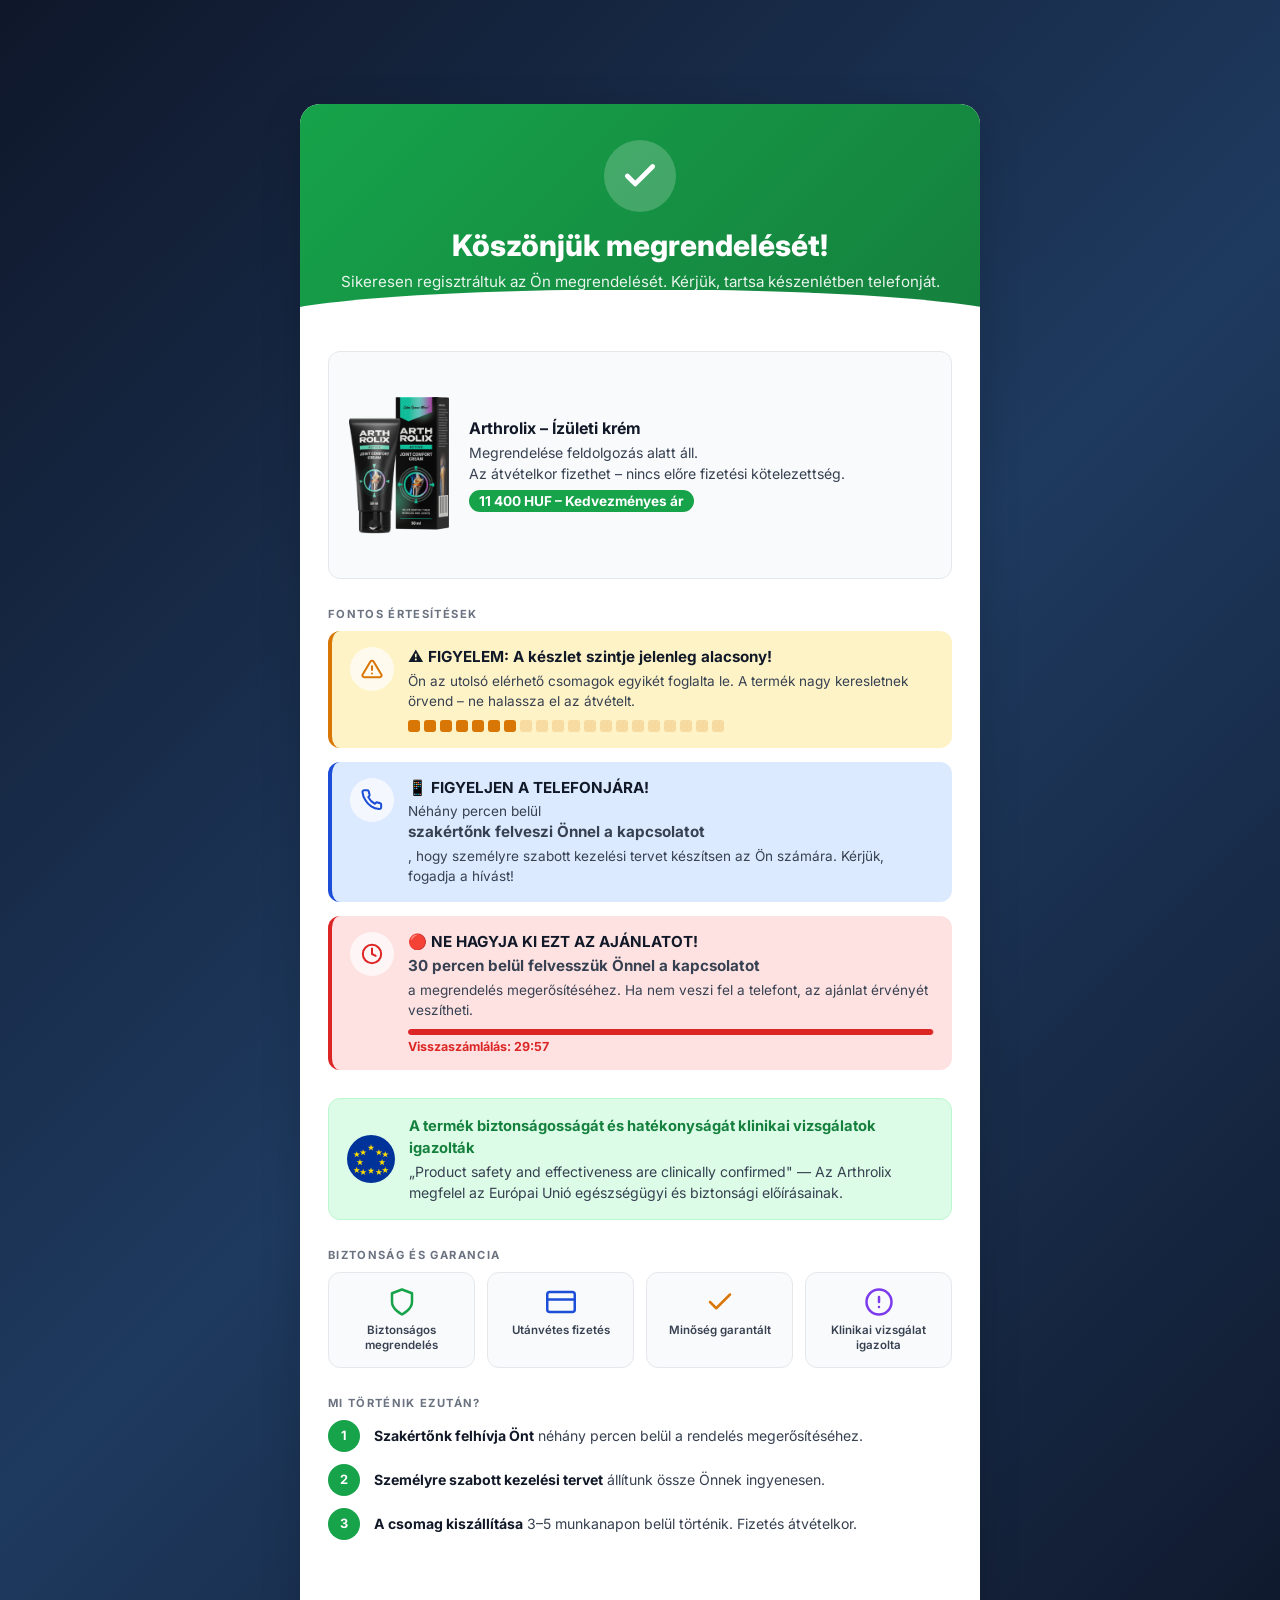
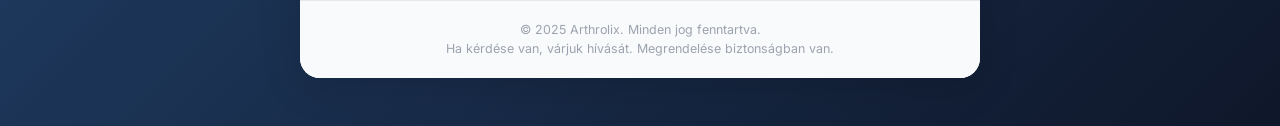
<file: success.html>
<!DOCTYPE html>
<html lang="hu">
<head>
  <meta charset="UTF-8">
  <meta http-equiv="X-UA-Compatible" content="IE=edge">
  <meta name="viewport" content="width=device-width, initial-scale=1.0">
  <title>Köszönjük megrendelését! | Arthrolix</title>
  <link rel="icon" href="img/favicon.png">
  <link href="https://fonts.googleapis.com/css2?family=Inter:wght@400;500;600;700;800;900&display=swap" rel="stylesheet">
  <style>
    *, *::before, *::after { box-sizing: border-box; margin: 0; padding: 0; }

    :root {
      --green:   #16a34a;
      --green-d: #15803d;
      --green-l: #dcfce7;
      --amber:   #d97706;
      --amber-l: #fef3c7;
      --red:     #dc2626;
      --red-l:   #fee2e2;
      --blue:    #1d4ed8;
      --blue-l:  #dbeafe;
      --gray-50: #f9fafb;
      --gray-100:#f3f4f6;
      --gray-200:#e5e7eb;
      --gray-700:#374151;
      --gray-800:#1f2937;
      --gray-900:#111827;
      --radius:  12px;
      --shadow:  0 4px 24px rgba(0,0,0,.10);
      --shadow-lg:0 8px 40px rgba(0,0,0,.15);
    }

    body {
      font-family: 'Inter', sans-serif;
      background: linear-gradient(135deg, #0f172a 0%, #1e3a5f 50%, #0f172a 100%);
      min-height: 100vh;
      color: var(--gray-900);
      padding: 24px 16px 48px;
    }

    /* ── HEADER STRIP ─────────────────────────────── */
    .header-strip {
      text-align: center;
      margin-bottom: 24px;
    }
    .header-strip img { height: 52px; }

    /* ── CARD ─────────────────────────────────────── */
    .card {
      background: #fff;
      border-radius: 20px;
      box-shadow: var(--shadow-lg);
      max-width: 680px;
      margin: 0 auto;
      overflow: hidden;
    }

    /* ── SUCCESS HERO ──────────────────────────────── */
    .hero {
      background: linear-gradient(135deg, #16a34a 0%, #15803d 100%);
      padding: 36px 32px 28px;
      text-align: center;
      color: #fff;
      position: relative;
    }
    .hero::after {
      content: '';
      display: block;
      position: absolute;
      bottom: -1px; left: 0; right: 0;
      height: 30px;
      background: #fff;
      clip-path: ellipse(55% 100% at 50% 100%);
    }
    .checkmark-wrap {
      width: 72px; height: 72px;
      background: rgba(255,255,255,.2);
      border-radius: 50%;
      display: flex; align-items: center; justify-content: center;
      margin: 0 auto 16px;
      animation: pop .5s cubic-bezier(.175,.885,.32,1.275) both;
    }
    @keyframes pop {
      0%   { transform: scale(0); opacity: 0; }
      100% { transform: scale(1); opacity: 1; }
    }
    .checkmark-wrap svg { width: 38px; height: 38px; }
    .hero h1 {
      font-size: clamp(1.4rem, 4vw, 1.85rem);
      font-weight: 800;
      line-height: 1.2;
      margin-bottom: 8px;
    }
    .hero p {
      font-size: .95rem;
      opacity: .9;
      margin-bottom: 0;
    }

    /* ── BODY AREA ─────────────────────────────────── */
    .body { padding: 32px 28px; }

    /* ── ORDER CONFIRM ─────────────────────────────── */
    .order-confirm {
      display: flex;
      align-items: center;
      gap: 20px;
      background: var(--gray-50);
      border: 1px solid var(--gray-200);
      border-radius: var(--radius);
      padding: 20px;
      margin-bottom: 28px;
    }
    .order-confirm img {
      width: 100px;
      height: auto;
      object-fit: contain;
      flex-shrink: 0;
      border-radius: 8px;
    }
    .order-confirm-text h3 {
      font-size: 1rem;
      font-weight: 700;
      margin-bottom: 4px;
      color: var(--gray-900);
    }
    .order-confirm-text p {
      font-size: .88rem;
      color: var(--gray-700);
      line-height: 1.5;
    }
    .price-badge {
      display: inline-block;
      background: var(--green);
      color: #fff;
      font-weight: 700;
      font-size: .85rem;
      padding: 3px 10px;
      border-radius: 20px;
      margin-top: 6px;
    }

    /* ── SECTION TITLE ─────────────────────────────── */
    .section-label {
      font-size: .7rem;
      font-weight: 700;
      letter-spacing: .12em;
      text-transform: uppercase;
      color: #6b7280;
      margin-bottom: 10px;
    }

    /* ── TRIGGERS ──────────────────────────────────── */
    .triggers { display: flex; flex-direction: column; gap: 14px; margin-bottom: 28px; }

    .trigger {
      display: flex;
      align-items: flex-start;
      gap: 14px;
      padding: 16px 18px;
      border-radius: var(--radius);
      border-left: 4px solid transparent;
      position: relative;
      overflow: hidden;
    }
    .trigger::before {
      content: '';
      position: absolute;
      inset: 0;
      opacity: .07;
    }

    /* Trigger 1 – stock – amber */
    .trigger-stock {
      background: var(--amber-l);
      border-color: var(--amber);
    }
    .trigger-stock .t-icon { color: var(--amber); }

    /* Trigger 2 – phone – blue */
    .trigger-phone {
      background: var(--blue-l);
      border-color: var(--blue);
    }
    .trigger-phone .t-icon { color: var(--blue); }

    /* Trigger 3 – urgency – red */
    .trigger-urgent {
      background: var(--red-l);
      border-color: var(--red);
    }
    .trigger-urgent .t-icon { color: var(--red); }

    .t-icon {
      width: 44px; height: 44px;
      flex-shrink: 0;
      display: flex; align-items: center; justify-content: center;
      border-radius: 50%;
      background: rgba(255,255,255,.7);
    }
    .t-icon svg { width: 22px; height: 22px; }

    .t-content { flex: 1; }
    .t-content strong {
      display: block;
      font-size: .95rem;
      font-weight: 700;
      margin-bottom: 4px;
      line-height: 1.3;
    }
    .t-content p {
      font-size: .85rem;
      line-height: 1.5;
      color: var(--gray-700);
      margin: 0;
    }

    /* countdown inside trigger-urgent */
    #countdown-bar {
      margin-top: 8px;
      height: 6px;
      background: rgba(220,38,38,.2);
      border-radius: 99px;
      overflow: hidden;
    }
    #countdown-fill {
      height: 100%;
      background: var(--red);
      border-radius: 99px;
      transition: width 1s linear;
    }
    #countdown-label {
      font-size: .78rem;
      font-weight: 700;
      color: var(--red);
      margin-top: 4px;
    }

    /* Stock indicator */
    .stock-dots {
      display: flex; gap: 4px; margin-top: 8px; flex-wrap: wrap;
    }
    .stock-dot {
      width: 12px; height: 12px;
      border-radius: 3px;
    }
    .stock-dot.filled { background: var(--amber); }
    .stock-dot.empty  { background: rgba(217,119,6,.2); }

    /* Pulse on phone icon */
    @keyframes pulse {
      0%,100% { box-shadow: 0 0 0 0 rgba(29,78,216,.4); }
      50%      { box-shadow: 0 0 0 8px rgba(29,78,216,0); }
    }
    .trigger-phone .t-icon { animation: pulse 2s infinite; }

    /* ── CLINICAL BADGE ────────────────────────────── */
    .clinical-badge {
      display: flex;
      align-items: center;
      gap: 14px;
      background: var(--green-l);
      border: 1px solid #bbf7d0;
      border-radius: var(--radius);
      padding: 16px 18px;
      margin-bottom: 28px;
    }
    .eu-logo {
      flex-shrink: 0;
      width: 48px; height: 48px;
      border-radius: 50%;
      background: #003399;
      display: flex; align-items: center; justify-content: center;
      overflow: hidden;
    }
    .eu-logo svg { width: 40px; height: 40px; }
    .clinical-badge p {
      font-size: .88rem;
      line-height: 1.5;
      color: var(--gray-700);
      margin: 0;
    }
    .clinical-badge p strong {
      display: block;
      font-size: .92rem;
      color: var(--green-d);
      margin-bottom: 2px;
    }

    /* ── TRUST SEALS ───────────────────────────────── */
    .trust-seals {
      display: grid;
      grid-template-columns: repeat(auto-fit, minmax(120px, 1fr));
      gap: 12px;
      margin-bottom: 28px;
    }
    .seal {
      display: flex;
      flex-direction: column;
      align-items: center;
      gap: 6px;
      background: var(--gray-50);
      border: 1px solid var(--gray-200);
      border-radius: var(--radius);
      padding: 14px 10px;
      text-align: center;
    }
    .seal svg { width: 30px; height: 30px; }
    .seal span {
      font-size: .72rem;
      font-weight: 600;
      color: var(--gray-700);
      line-height: 1.3;
    }

    /* ── WHAT HAPPENS NEXT ─────────────────────────── */
    .steps { display: flex; flex-direction: column; gap: 12px; margin-bottom: 28px; }
    .step {
      display: flex;
      align-items: center;
      gap: 14px;
    }
    .step-num {
      width: 32px; height: 32px;
      border-radius: 50%;
      background: var(--green);
      color: #fff;
      font-size: .8rem;
      font-weight: 700;
      display: flex; align-items: center; justify-content: center;
      flex-shrink: 0;
    }
    .step p { font-size: .88rem; color: var(--gray-700); line-height: 1.4; margin: 0; }
    .step p strong { color: var(--gray-900); }

    /* ── FOOTER ────────────────────────────────────── */
    .card-footer {
      background: var(--gray-50);
      border-top: 1px solid var(--gray-200);
      padding: 20px 28px;
      text-align: center;
    }
    .card-footer p {
      font-size: .78rem;
      color: #9ca3af;
      line-height: 1.5;
    }

    /* ── RESPONSIVE ────────────────────────────────── */
    @media (max-width: 480px) {
      .body { padding: 24px 18px; }
      .order-confirm { flex-direction: column; text-align: center; }
      .order-confirm img { width: 120px; margin: 0 auto; }
    }
  </style>
</head>
<body>

  <!-- Logo strip -->
  <div class="header-strip">
    <img src="img/logo-main.png" alt="Arthrolix">
  </div>

  <div class="card">

    <!-- ── HERO ──────────────────────────────────── -->
    <div class="hero">
      <div class="checkmark-wrap">
        <svg viewBox="0 0 24 24" fill="none" stroke="#fff" stroke-width="3" stroke-linecap="round" stroke-linejoin="round">
          <polyline points="20 6 9 17 4 12"/>
        </svg>
      </div>
      <h1>Köszönjük megrendelését!</h1>
      <p>Sikeresen regisztráltuk az Ön megrendelését. Kérjük, tartsa készenlétben telefonját.</p>
    </div>

    <!-- ── BODY ──────────────────────────────────── -->
    <div class="body">

      <!-- Order confirm -->
      <div class="order-confirm">
        <img src="img/prod-main.png" alt="Arthrolix termék">
        <div class="order-confirm-text">
          <h3>Arthrolix – Ízületi krém</h3>
          <p>Megrendelése feldolgozás alatt áll.<br>Az átvételkor fizethet – nincs előre fizetési kötelezettség.</p>
          <span class="price-badge">11&nbsp;400 HUF – Kedvezményes ár</span>
        </div>
      </div>

      <!-- ── TRIGGERS ──────────────────────────────── -->
      <p class="section-label">Fontos értesítések</p>
      <div class="triggers">

        <!-- Trigger 1 – stock -->
        <div class="trigger trigger-stock">
          <div class="t-icon">
            <svg viewBox="0 0 24 24" fill="none" stroke="currentColor" stroke-width="2.2" stroke-linecap="round" stroke-linejoin="round">
              <path d="M10.29 3.86L1.82 18a2 2 0 0 0 1.71 3h16.94a2 2 0 0 0 1.71-3L13.71 3.86a2 2 0 0 0-3.42 0z"/>
              <line x1="12" y1="9" x2="12" y2="13"/><line x1="12" y1="17" x2="12.01" y2="17"/>
            </svg>
          </div>
          <div class="t-content">
            <strong>⚠️ FIGYELEM: A készlet szintje jelenleg alacsony!</strong>
            <p>Ön az utolsó elérhető csomagok egyikét foglalta le. A termék nagy keresletnek örvend – ne halassza el az átvételt.</p>
            <div class="stock-dots" id="stockDots"></div>
          </div>
        </div>

        <!-- Trigger 2 – phone -->
        <div class="trigger trigger-phone">
          <div class="t-icon">
            <svg viewBox="0 0 24 24" fill="none" stroke="currentColor" stroke-width="2.2" stroke-linecap="round" stroke-linejoin="round">
              <path d="M22 16.92v3a2 2 0 0 1-2.18 2 19.79 19.79 0 0 1-8.63-3.07A19.5 19.5 0 0 1 4.69 12a19.79 19.79 0 0 1-3.07-8.67A2 2 0 0 1 3.6 1.27h3a2 2 0 0 1 2 1.72c.127.96.361 1.903.7 2.81a2 2 0 0 1-.45 2.11L7.91 8.91A16 16 0 0 0 15.09 16.09l.91-.91a2 2 0 0 1 2.11-.45c.907.339 1.85.573 2.81.7A2 2 0 0 1 22 16.92z"/>
            </svg>
          </div>
          <div class="t-content">
            <strong>📱 FIGYELJEN A TELEFONJÁRA!</strong>
            <p>Néhány percen belül <strong>szakértőnk felveszi Önnel a kapcsolatot</strong>, hogy személyre szabott kezelési tervet készítsen az Ön számára. Kérjük, fogadja a hívást!</p>
          </div>
        </div>

        <!-- Trigger 3 – urgency with countdown -->
        <div class="trigger trigger-urgent">
          <div class="t-icon">
            <svg viewBox="0 0 24 24" fill="none" stroke="currentColor" stroke-width="2.2" stroke-linecap="round" stroke-linejoin="round">
              <circle cx="12" cy="12" r="10"/><polyline points="12 6 12 12 16 14"/>
            </svg>
          </div>
          <div class="t-content">
            <strong>🔴 NE HAGYJA KI EZT AZ AJÁNLATOT!</strong>
            <p><strong>30 percen belül felvesszük Önnel a kapcsolatot</strong> a megrendelés megerősítéséhez. Ha nem veszi fel a telefont, az ajánlat érvényét veszítheti.</p>
            <div id="countdown-bar"><div id="countdown-fill" style="width:100%"></div></div>
            <div id="countdown-label">Visszaszámlálás: 30:00</div>
          </div>
        </div>

      </div><!-- /triggers -->

      <!-- ── CLINICAL BADGE ──────────────────────── -->
      <div class="clinical-badge">
        <!-- EU flag SVG -->
        <div class="eu-logo">
          <svg viewBox="0 0 60 60" xmlns="http://www.w3.org/2000/svg">
            <circle cx="30" cy="30" r="30" fill="#003399"/>
            <!-- 12 EU stars -->
            <g fill="#FFDD00">
              <polygon points="30,8 31.2,11.5 34.9,11.5 31.9,13.7 33.1,17.2 30,15 26.9,17.2 28.1,13.7 25.1,11.5 28.8,11.5"/>
              <polygon points="30,42.8 31.2,46.3 34.9,46.3 31.9,48.5 33.1,52 30,49.8 26.9,52 28.1,48.5 25.1,46.3 28.8,46.3"/>
              <polygon points="13.4,30 14.6,33.5 18.3,33.5 15.3,35.7 16.5,39.2 13.4,37 10.3,39.2 11.5,35.7 8.5,33.5 12.2,33.5"/>
              <polygon points="46.6,30 47.8,33.5 51.5,33.5 48.5,35.7 49.7,39.2 46.6,37 43.5,39.2 44.7,35.7 41.7,33.5 45.4,33.5"/>
              <polygon points="18.2,15.2 19.4,18.7 23.1,18.7 20.1,20.9 21.3,24.4 18.2,22.2 15.1,24.4 16.3,20.9 13.3,18.7 17,18.7"/>
              <polygon points="41.8,15.2 43,18.7 46.7,18.7 43.7,20.9 44.9,24.4 41.8,22.2 38.7,24.4 39.9,20.9 36.9,18.7 40.6,18.7"/>
              <polygon points="18.2,44.8 19.4,48.3 23.1,48.3 20.1,50.5 21.3,54 18.2,51.8 15.1,54 16.3,50.5 13.3,48.3 17,48.3"/>
              <polygon points="41.8,44.8 43,48.3 46.7,48.3 43.7,50.5 44.9,54 41.8,51.8 38.7,54 39.9,50.5 36.9,48.3 40.6,48.3"/>
              <polygon points="8.6,18.2 9.8,21.7 13.5,21.7 10.5,23.9 11.7,27.4 8.6,25.2 5.5,27.4 6.7,23.9 3.7,21.7 7.4,21.7"/>
              <polygon points="51.4,18.2 52.6,21.7 56.3,21.7 53.3,23.9 54.5,27.4 51.4,25.2 48.3,27.4 49.5,23.9 46.5,21.7 50.2,21.7"/>
              <polygon points="8.6,41.8 9.8,45.3 13.5,45.3 10.5,47.5 11.7,51 8.6,48.8 5.5,51 6.7,47.5 3.7,45.3 7.4,45.3"/>
              <polygon points="51.4,41.8 52.6,45.3 56.3,45.3 53.3,47.5 54.5,51 51.4,48.8 48.3,51 49.5,47.5 46.5,45.3 50.2,45.3"/>
            </g>
          </svg>
        </div>
        <p>
          <strong>A termék biztonságosságát és hatékonyságát klinikai vizsgálatok igazolták</strong>
          „Product safety and effectiveness are clinically confirmed" — Az Arthrolix megfelel az Európai Unió egészségügyi és biztonsági előírásainak.
        </p>
      </div>

      <!-- ── TRUST SEALS ──────────────────────────── -->
      <p class="section-label">Biztonság és garancia</p>
      <div class="trust-seals">
        <div class="seal">
          <svg viewBox="0 0 24 24" fill="none" stroke="#16a34a" stroke-width="2" stroke-linecap="round" stroke-linejoin="round">
            <path d="M12 22s8-4 8-10V5l-8-3-8 3v7c0 6 8 10 8 10z"/>
          </svg>
          <span>Biztonságos megrendelés</span>
        </div>
        <div class="seal">
          <svg viewBox="0 0 24 24" fill="none" stroke="#1d4ed8" stroke-width="2" stroke-linecap="round" stroke-linejoin="round">
            <rect x="1" y="4" width="22" height="16" rx="2" ry="2"/><line x1="1" y1="10" x2="23" y2="10"/>
          </svg>
          <span>Utánvétes fizetés</span>
        </div>
        <div class="seal">
          <svg viewBox="0 0 24 24" fill="none" stroke="#d97706" stroke-width="2" stroke-linecap="round" stroke-linejoin="round">
            <polyline points="20 6 9 17 4 12"/>
          </svg>
          <span>Minőség garantált</span>
        </div>
        <div class="seal">
          <svg viewBox="0 0 24 24" fill="none" stroke="#7c3aed" stroke-width="2" stroke-linecap="round" stroke-linejoin="round">
            <circle cx="12" cy="12" r="10"/><line x1="12" y1="8" x2="12" y2="12"/><line x1="12" y1="16" x2="12.01" y2="16"/>
          </svg>
          <span>Klinikai vizsgálat igazolta</span>
        </div>
      </div>

      <!-- ── WHAT HAPPENS NEXT ─────────────────────── -->
      <p class="section-label">Mi történik ezután?</p>
      <div class="steps">
        <div class="step">
          <div class="step-num">1</div>
          <p><strong>Szakértőnk felhívja Önt</strong> néhány percen belül a rendelés megerősítéséhez.</p>
        </div>
        <div class="step">
          <div class="step-num">2</div>
          <p><strong>Személyre szabott kezelési tervet</strong> állítunk össze Önnek ingyenesen.</p>
        </div>
        <div class="step">
          <div class="step-num">3</div>
          <p><strong>A csomag kiszállítása</strong> 3–5 munkanapon belül történik. Fizetés átvételkor.</p>
        </div>
      </div>

    </div><!-- /body -->

    <div class="card-footer">
      <p>© 2025 Arthrolix. Minden jog fenntartva.<br>
      Ha kérdése van, várjuk hívását. Megrendelése biztonságban van.</p>
    </div>

  </div><!-- /card -->

  <script>
    // ── Stock dots (random low stock visual) ─────────
    (function(){
      const container = document.getElementById('stockDots');
      const total = 20;
      const filled = Math.floor(Math.random() * 5) + 3; // 3–7 remaining
      for(let i = 0; i < total; i++){
        const d = document.createElement('div');
        d.className = 'stock-dot ' + (i < filled ? 'filled' : 'empty');
        container.appendChild(d);
      }
    })();

    // ── 30-minute countdown ───────────────────────────
    (function(){
      const TOTAL = 30 * 60; // seconds
      let remaining = TOTAL;
      const fill  = document.getElementById('countdown-fill');
      const label = document.getElementById('countdown-label');

      function tick(){
        if(remaining <= 0){ label.textContent = 'Az idő lejárt!'; fill.style.width = '0%'; return; }
        remaining--;
        const m = Math.floor(remaining / 60);
        const s = remaining % 60;
        label.textContent = 'Visszaszámlálás: ' + String(m).padStart(2,'0') + ':' + String(s).padStart(2,'0');
        fill.style.width = (remaining / TOTAL * 100) + '%';
        setTimeout(tick, 1000);
      }
      tick();
    })();
  </script>

</body>
</html>
</file>
<file: css/style.css>
.container {
    padding-right: 10px;
    padding-left: 10px
}

*,
.reviews__item,
.slick-slider {
    -webkit-box-sizing: border-box;
            box-sizing: border-box
}

.slick-loading .slick-slide,
.slick-loading .slick-track {
    visibility: hidden
}

.slick-dots,
ul {
    list-style: none
}

.reviews__item,
.slick-dots li button,
.slick-dots li button:focus,
.slick-dots li button:hover,
.slick-list:focus,
.slick-next,
.slick-prev,
.slick-slide,
a,
a:focus,
button,
button:focus,
input,
input:focus {
    outline: 0
}

.form,
.slick-dots,
.title {
    text-align: center
}

.nav__list,
.price {
    -webkit-box-pack: justify;
        -ms-flex-pack: justify;
            justify-content: space-between
}

.btn,
.slick-list,
svg {
    overflow: hidden
}

.container {
    width: 100%;
    margin: 0 auto
}

@media (min-width:480px) {
    .container {
        width: 480px
    }
}

@media (min-width:640px) {
    .container {
        width: 640px
    }
}

@media (min-width:768px) {
    .container {
        width: 768px
    }
}

@media (min-width:1024px) {
    .container {
        width: 1024px
    }
}

@media (min-width:1200px) {
    .container {
        width: 1190px
    }
}

.wrap::after,
.wrap::before {
    content: "";
    display: table;
    clear: both
}

.slick-list,
.slick-slider,
.slick-track,
footer,
header,
nav,
section {
    display: block
}

a,
b,
body,
center,
dd,
div,
footer,
form,
h1,
h2,
h3,
header,
html,
i,
img,
label,
li,
nav,
object,
output,
p,
s,
section,
span,
time,
u,
ul,
var {
    margin: 0;
    padding: 0;
    border: 0;
    font: inherit;
    vertical-align: baseline
}

.slick-dots li button:before,
.slick-next:before,
.slick-prev:before {
    -webkit-font-smoothing: antialiased;
    -moz-osx-font-smoothing: grayscale
}

.text-bold,
.title {
    font-weight: 700
}

body {
    line-height: 1
}

br {
    font-size: 0
}

a {
    text-decoration: none
}

button {
    border: none
}

.slick-slider {
    position: relative;
    -webkit-user-select: none;
    -moz-user-select: none;
     -ms-user-select: none;
         user-select: none;
    -webkit-touch-callout: none;
    -khtml-user-select: none;
    -ms-touch-action: pan-y;
        touch-action: pan-y;
    -webkit-tap-highlight-color: transparent
}

.slick-list {
    position: relative;
    margin: 0;
    padding: 0
}

.slick-list.dragging {
    cursor: pointer
}

.slick-slider .slick-list,
.slick-slider .slick-track {
    -webkit-transform: translate3d(0, 0, 0);
            transform: translate3d(0, 0, 0)
}

.slick-track {
    position: relative;
    top: 0;
    left: 0;
    margin-left: auto;
    margin-right: auto
}

.slick-track:after,
.slick-track:before {
    display: table;
    content: ''
}

.slick-track:after {
    clear: both
}

.slick-slide {
    display: none;
    float: left;
    height: 100%;
    min-height: 1px
}

.slick-slide img {
    display: block
}

.slick-slide.slick-loading img {
    display: none
}

.slick-slide.dragging img {
    pointer-events: none
}

.slick-initialized .slick-slide {
    display: block
}

.slick-vertical .slick-slide {
    display: block;
    height: auto;
    border: 1px solid transparent
}

.slick-arrow.slick-hidden {
    display: none
}

.slick-dots,
.slick-next,
.slick-prev {
    position: absolute;
    display: block;
    padding: 0
}

.slick-loading .slick-list {
    background: #fff
}

.slick-next,
.slick-prev {
    font-size: 0;
    line-height: 0;
    top: 50%;
    width: 20px;
    height: 20px;
    -webkit-transform: translate(0, -50%);
            transform: translate(0, -50%);
    cursor: pointer;
    color: transparent;
    border: none;
    background: 0 0
}

.slick-next:focus,
.slick-next:hover,
.slick-prev:focus,
.slick-prev:hover {
    color: transparent;
    outline: 0;
    background: 0 0
}

.slick-next:focus:before,
.slick-next:hover:before,
.slick-prev:focus:before,
.slick-prev:hover:before {
    opacity: 1
}

.slick-next.slick-disabled:before,
.slick-prev.slick-disabled:before {
    opacity: .25
}

.slick-next:before,
.slick-prev:before {
    font-size: 20px;
    line-height: 1;
    opacity: .75;
    color: #fff
}

.slick-prev {
    left: -25px
}

.slick-prev:before {
    content: '←'
}

.slick-next:before {
    content: '→'
}

.slick-next {
    right: -25px
}

.slick-dots {
    bottom: -25px;
    left: 0;
    width: 100%;
    margin: 0
}

.slick-dots li {
    position: relative;
    display: inline-block;
    width: 20px;
    height: 20px;
    margin: 0 5px;
    padding: 0;
    cursor: pointer
}

.slick-dots li button {
    font-size: 0;
    line-height: 0;
    display: block;
    width: 20px;
    height: 20px;
    padding: 5px;
    cursor: pointer;
    color: transparent;
    border: 0;
    background: 0 0
}

.form,
.form__head::after {
    background-color: #f1f4f6
}

.form::after,
.form__footer,
.form__label::before {
    background-repeat: no-repeat
}

.slick-dots li button:focus:before,
.slick-dots li button:hover:before {
    opacity: 1
}

.slick-dots li button:before {
    font-size: 6px;
    line-height: 20px;
    position: absolute;
    top: 0;
    left: 0;
    width: 20px;
    height: 20px;
    content: "";
    text-align: center;
    opacity: .25;
    color: #000
}

.slick-dots li.slick-active button:before {
    opacity: .75;
    color: #000
}

body {
    font-family: Roboto, sans-serif;
    font-size: 14px
}

img {
    max-width: 100%
}

.title {
    font-size: 44px;
    line-height: 1;
    color: #4a5665;
    margin: 0 auto
}

.main-color {
    color: #de3875
}

.nowrap {
    white-space: nowrap
}

.form {
    max-width: 269px;
    border-radius: 10px;
    border: 4px solid #f39167;
    position: relative;
    -webkit-box-shadow: 0 0 20px 5px rgba(196, 170, 160, .5);
            box-shadow: 0 0 20px 5px rgba(196, 170, 160, .5)
}

.form::after {
    content: '';
    display: block;
    position: absolute;
    height: 286px;
    width: 53px;
    right: -42px;
    top: 123px;
    background-image: url(../img/form-arrow.svg);
    background-size: contain
}

.btn::before,
.form__label::before {
    top: 50%;
    content: ''
}

.form__head {
    padding: 18px 16px 12px;
    position: relative;
    z-index: 0
}

.form__head::after {
    display: block;
    position: absolute;
    bottom: 0;
    left: -3px;
    width: 135px;
    height: 135px;
    -webkit-transform: translateY(50%) translateX(50%) scaleY(.12) scaleX(1.37) rotate(45deg);
            transform: translateY(50%) translateX(50%) scaleY(.12) scaleX(1.37) rotate(45deg);
    z-index: -1;
    content: ''
}

.form__title {
    font-size: 20px;
    color: #000;
    font-weight: 500;
    line-height: 1
}

.form__date {
    color: #f39167;
    line-height: 24px;
    display: inline-block;
    margin-top: 2px
}

.form__body {
    background-color: #fff;
    padding: 23px 16px 20px
}

.form__label {
    display: block;
    margin-bottom: 16px;
    position: relative;
    max-width: 220px;
    margin-left: auto;
    margin-right: auto
}

.form__label::before {
    display: block;
    position: absolute;
    height: 24px;
    width: 22px;
    background-image: url(../img/ico-name.svg);
    background-position: 50%;
    background-size: contain;
    left: 20px;
    -webkit-transform: translateY(-50%);
            transform: translateY(-50%)
}

.form__label--tel::before {
    background-image: url(../img/ico-phone.svg)
}

.form__label input {
    padding-top: 20px;
    padding-bottom: 18px;
    font-size: 16px;
    color: #666;
    border-radius: 5px;
    border: 1px solid #dedddd;
    -webkit-box-shadow: inset 1px 3px 5px rgba(34, 35, 39, .09);
            box-shadow: inset 1px 3px 5px rgba(34, 35, 39, .09);
    padding-left: 54px;
    max-width: 100%
}

.form__label input:focus,
.form__label input:hover {
    -webkit-box-shadow: inset 0 0 10px 2px rgba(34, 35, 39, .2);
            box-shadow: inset 0 0 10px 2px rgba(34, 35, 39, .2)
}

.form__lastpack {
    font-size: 16px;
    font-weight: 500;
    margin-top: 7px
}

.form__lastpack .lastpack {
    color: #f39167
}

.form__footer {
    padding: 20px 16px 20px 45px;
    font-size: 15px;
    color: #1f1f1f;
    background-image: url(../img/ico-pay.svg);
    background-position: 30px 50%
}

.ever-popup__inner .ever-popup__close {
    top: -10px;
    right: -200px
}

.price {
    display: -webkit-box;
    display: -ms-flexbox;
    display: flex;
    -ms-flex-wrap: wrap;
        flex-wrap: wrap;
    margin-top: 16px
}

.price__caption {
    margin-bottom: 2px;
    text-align: center;
}

.center,
.subtitle {
    text-align: center
}

.price__old {
    display: -webkit-box;
    display: -ms-flexbox;
    display: flex;
    -webkit-box-orient: vertical;
    -webkit-box-direction: normal;
        -ms-flex-direction: column;
            flex-direction: column;
    margin-left: auto;
    margin-right: 5px;
    position: relative
}

.price__old::before {
    content: '';
    display: block;
    position: absolute;
    height: 54px;
    width: 1px;
    background-color: rgba(209, 208, 208, .6);
    right: -10px
}

.price__old .price__caption {
    font-size: 13px;
    color: #666;
    font-weight: 400
}

.price__old .price__num {
    font-size: 20px;
    color: #3a3a3a;
    position: relative
}

.price__old .price__num::after,
.price__old .price__num::before {
    content: '';
    display: block;
    position: absolute;
    width: 112%;
    height: 1px;
    background-color: #f01d07;
    -webkit-transform: rotate(18deg);
            transform: rotate(18deg);
    top: 50%;
    left: 0
}

.btn,
.price__new {
    margin-right: auto;
    position: relative
}

.price__old .price__num::after {
    -webkit-transform: rotate(-18deg);
            transform: rotate(-18deg)
}

.price__old .price__currency {
    font-size: 16px;
    color: #3a3a3a
}

.price__new {
    display: -webkit-box;
    display: -ms-flexbox;
    display: flex;
    -webkit-box-orient: vertical;
    -webkit-box-direction: normal;
        -ms-flex-direction: column;
            flex-direction: column;
    margin-left: 5px;
    left: 10px
}

.btn,
.nav {
    margin-left: auto
}

.price__new .price__value {
    color: #de3875
}

.price__new .price__caption {
    font-size: 14px;
    color: #30302f
}

.price__new .price__num {
    font-size: 26px;
    font-weight: 700;
    letter-spacing: -1.5px
}

.price__new .price__currency {
    font-weight: 600;
    font-size: 16px
}

.btn {
    background: -webkit-gradient(linear, left top, right top, color-stop(0, #dd3472), color-stop(50%, #ff5594), to(#dd3472));
    background: linear-gradient(to right, #dd3472 0, #ff5594 50%, #dd3472 100%);
    padding: 8px 20px 10px;
    border-radius: 5px;
    font-size: 28px;
    font-weight: 900;
    color: #fff;
    line-height: 1;
    -webkit-box-shadow: 0 5px 0 #c62963, 0 20px 16px -7px rgba(198, 41, 99, .28);
            box-shadow: 0 5px 0 #c62963, 0 20px 16px -7px rgba(198, 41, 99, .28);
    margin-bottom: 20px;
    cursor: pointer;
    width: 100%;
    max-width: 220px;
    font-family: Roboto;
    -webkit-transition: .3s;
    transition: .3s
}

.btn:hover {
    -webkit-box-shadow: 0 5px 0 #c62963, 0 0 16px -7px rgba(198, 41, 99, 0);
            box-shadow: 0 5px 0 #c62963, 0 0 16px -7px rgba(198, 41, 99, 0);
    -webkit-transition: .3s;
    transition: .3s
}

.btn:hover::before {
    -webkit-animation: main_btn .4s linear;
            animation: main_btn .4s linear
}

.btn:active {
    -webkit-box-shadow: 0 0 0 #c62963, 0 0 16px -7px rgba(198, 41, 99, 0);
            box-shadow: 0 0 0 #c62963, 0 0 16px -7px rgba(198, 41, 99, 0);
    -webkit-transition: .1s;
    transition: .1s;
    -webkit-transform: translateY(5px);
            transform: translateY(5px)
}

.btn__small {
    font-size: 21px;
    font-weight: 500;
    display: block;
    margin-top: -2px
}

.btn::before {
    width: 20px;
    height: 150%;
    background: rgba(255, 255, 255, .4);
    -webkit-box-shadow: 0 0 63px 3px #fff;
            box-shadow: 0 0 63px 3px #fff;
    -webkit-transform: translateY(-50%) rotate(25deg);
            transform: translateY(-50%) rotate(25deg);
    position: absolute;
    left: -20%
}

.nav {
    max-width: 769px;
    width: 100%;
    padding-top: 10px
}

.nav__list {
    display: -webkit-box;
    display: -ms-flexbox;
    display: flex
}

.nav__link {
    font-size: 18px;
    color: #4a5665;
    font-weight: 500;
    cursor: default
}

@-webkit-keyframes main_btn {
    0% {
        left: -10%
    }
    100% {
        left: 120%
    }
}

@keyframes main_btn {
    0% {
        left: -10%
    }
    100% {
        left: 120%
    }
}

.header {
    background-image: url(../img/bg-header.png);
    background-position: 50% 0;
    background-repeat: no-repeat;
    position: relative;
    z-index: auto;
    padding-bottom: 85px;
    background-size: cover
}

.header::after {
    content: '';
    display: block;
    width: 100%;
    height: 43px;
    background: url(../img/wave-top.png) center center no-repeat;
    background-size: cover;
    position: absolute;
    bottom: 0;
    left: 50%;
    -webkit-transform: translateX(-50%);
            transform: translateX(-50%);
    z-index: 1
}

.header__top {
    display: -webkit-box;
    display: -ms-flexbox;
    display: flex;
    padding-top: 20px;
    margin-bottom: 33px;
}

.header__logo {
    margin-left: 1px;
}

.header__content {
    display: -webkit-box;
    display: -ms-flexbox;
    display: flex;
    -ms-flex-wrap: wrap;
        flex-wrap: wrap
}

.header__about {
    max-width: 515px;
    position: relative;
    z-index: 2
}

.header__title {
    font-size: 50px;
    font-weight: 900;
    line-height: 54px;
    color: #3a3a3a;
    margin-bottom: 50px
}

.header__title span {
    line-height: 60px;
    display: block;
    font-size: 54px;
    margin-bottom: 3px
}

.header__features-item {
    font-size: 20px;
    color: #4a5665;
    font-weight: 400;
    line-height: 1.2;
    margin-bottom: 23px;
    padding-left: 37px;
    position: relative
}

.header__features-item::before {
    content: '';
    display: block;
    position: absolute;
    background-color: #fff;
    border-radius: 50%;
    height: 9px;
    width: 9px;
    border: 3px solid #ed6b23;
    left: 0;
    top: 8px
}

.header__features-item b {
    color: #1d1d1b;
    font-weight: 700;
    display: block;
    line-height: 30px;
    margin-bottom: -3px
}

.components .components__results .components__popup-head .components__popup-title,
.factors__name {
    line-height: 1.1
}

.header__prod {
    position: relative;
    max-width: 172px;
    -ms-flex-item-align: end;
        align-self: flex-end;
    top: 135px;
    right: 83px;
    z-index: 3
}

.header .form {
    margin-left: auto;
    -ms-flex-item-align: start;
        align-self: flex-start;
    position: relative;
    z-index: 2
}

.header__woman {
    position: absolute;
    z-index: auto;
    bottom: -110px;
    left: 50%;
    -webkit-transform: translateX(-45%);
            transform: translateX(-45%);
    width: 660px
}

.factors,
.wave {
    position: relative
}

.factors {
    padding: 70px 0;
    background: #fff;
    z-index: 1
}

.wave::after,
.wave::before {
    display: block;
    position: absolute;
    left: 50%;
    content: '';
    -webkit-transform: translateX(-50%);
            transform: translateX(-50%);
    background-size: cover
}

.wave::before {
    width: 326px;
    height: 34px;
    background: url(../img/wave-bottom.png) center center no-repeat;
    top: 0
}

.wave::after {
    width: 100%;
    height: 43px;
    background: url(../img/wave-top.png) center center no-repeat;
    bottom: 0;
    z-index: 1;
    background-size: cover
}

.title-factors {
    margin-bottom: 53px
}

.factors-path {
    fill: #fff;
    fill-rule: evenodd
}

.factors-path-podagra {
    fill-rule: initial
}

.factors__wrap {
    display: -webkit-box;
    display: -ms-flexbox;
    display: flex;
    -webkit-box-pack: start;
        -ms-flex-pack: start;
            justify-content: flex-start;
    -webkit-box-align: start;
        -ms-flex-align: start;
            align-items: flex-start;
    -ms-flex-wrap: wrap;
        flex-wrap: wrap;
    margin-bottom: 91px
}

.factors__item {
    width: 370px;
    margin-right: 30px;
    margin-bottom: 30px
}

.factors__item:nth-child(3n+3) {
    margin-right: 0
}

.factors__item:nth-last-child(-n+3) {
    margin-bottom: 0
}

.factors__item:nth-child(even) .factors__circle::before {
    border-radius: 50% 50% 0 0/100% 100% 0 0;
    bottom: auto;
    top: 0
}

.factors__name {
    font-size: 28px;
    font-weight: 700;
    color: #1d1d1b;
    max-width: 245px;
    margin-bottom: 21px
}

.factors__line {
    width: 100%;
    height: 2px;
    background: #fdc85c;
    display: block;
    position: relative;
    margin-bottom: 34px
}

.factors__circle {
    display: -webkit-box;
    display: -ms-flexbox;
    display: flex;
    -webkit-box-pack: center;
        -ms-flex-pack: center;
            justify-content: center;
    -webkit-box-align: center;
        -ms-flex-align: center;
            align-items: center;
    width: 100px;
    height: 100px;
    background: #fdc85c;
    border-radius: 50%;
    position: absolute;
    top: calc(50% - 50px);
    right: 0;
    z-index: auto
}

.factors__circle::before {
    content: '';
    width: 100%;
    height: 50%;
    background: #eef2f7;
    border-radius: 0 0 50% 50%/0 0 100% 100%;
    position: absolute;
    left: -10px;
    bottom: 0;
    z-index: -2
}

.factors__point {
    font-size: 20px;
    line-height: 1;
    color: #4a5665;
    padding-left: 20px;
    margin-bottom: 8px;
    position: relative
}

.factors__point::before {
    content: '';
    width: 8px;
    height: 8px;
    background: #fdc85c;
    border-radius: 50%;
    position: absolute;
    top: 7px;
    left: 0
}

.factors__item-podagra {
    margin-top: 60px
}

.factors__item-injuries {
    margin-top: 30px
}

.factors__conclusion {
    font-size: 28px;
    line-height: 1.2;
    color: #4a5665;
    text-align: center;
    max-width: 750px;
    margin: 0 auto
}

.factors__item-process .factors__circle,
.factors__item-process .factors__line,
.factors__item-process .factors__point::before {
    background: #f88d01
}

.factors__item-infection .factors__circle,
.factors__item-infection .factors__line,
.factors__item-infection .factors__point::before {
    background: #cc6638
}

.factors__item-loads .factors__circle,
.factors__item-loads .factors__line,
.factors__item-loads .factors__point::before {
    background: #fe8aa0
}

.factors__item-injuries .factors__circle,
.factors__item-injuries .factors__line,
.factors__item-injuries .factors__point::before {
    background: #e04c80
}

.factors__item-podagra .factors__circle,
.factors__item-podagra .factors__line,
.factors__item-podagra .factors__point::before {
    background: #861335
}

.subtitle {
    color: #89939f;
    font-size: 22px;
    margin: 9px 0 115px
}

.solution {
    padding: 70px 0 80px;
    position: relative;
    background-color: #f1f3f7;
    background-image: radial-gradient(#e8ecf0 15%, transparent 0), radial-gradient(#e8ecf0 15%, transparent 0), url(../img/main-bg.png);
    background-repeat: repeat, repeat, no-repeat;
    background-size: 16px 16px, 16px 16px, cover;
    background-position: 0 0, 8px 8px, center bottom
}

.solution__items {
    position: relative;
    display: -webkit-box;
    display: -ms-flexbox;
    display: flex;
    -ms-flex-wrap: wrap;
        flex-wrap: wrap;
    -webkit-box-pack: justify;
        -ms-flex-pack: justify;
            justify-content: space-between;
    margin-bottom: 103px
}

.solution__items::before {
    background-image: url(../img/prod-main.png);
    background-repeat: no-repeat;
    background-position: center center;
    background-size: contain;
    content: '';
    display: block;
    width: 250px;
    height: 520px;
    position: absolute;
    top: -78px;
    left: 50%;
    -webkit-transform: translateX(-50%);
            transform: translateX(-50%);
    z-index: 10
}

.solution__row {
    width: 100%;
    display: -webkit-box;
    display: -ms-flexbox;
    display: flex;
    -webkit-box-pack: justify;
        -ms-flex-pack: justify;
            justify-content: space-between;
    margin-bottom: 65px
}

.solution__row .item {
    position: relative;
    width: 50%;
    z-index: 9
}

.solution__row .item::before,
.solution__row .item:nth-child(1)::after {
    position: absolute;
    z-index: 0;
    content: ''
}

.solution__row .item__descr {
    font-size: 18px;
    color: #4a5665
}

.solution__row .item__descr span {
    color: #1d1d1b;
    font-size: 24px;
    display: inline-block;
    margin-bottom: 10px
}

.solution__row .item::before {
    width: 12px;
    height: 12px;
    background: #f88c00;
    border-radius: 50%;
    border: 10px solid #fff;
    top: -5px
}

.solution__row .item:nth-child(1) {
    text-align: right;
    padding-right: 208px
}

.solution__row .item:nth-child(1)::before {
    right: 155px
}

.solution__row .item:nth-child(1)::after {
    display: block;
    width: 100%;
    max-width: 310px;
    height: 2px;
    background: #fff;
    top: 10px;
    left: 430px
}

.solution__row .item:nth-child(2) {
    padding-left: 212px
}

.solution__row .item:nth-child(2)::before {
    left: 155px
}

.solution__foot-title {
    text-align: center;
    font-size: 28px;
    font-weight: 500
}

.btn-solution {
    margin-top: 25px;
    margin-bottom: 0
}

.components {
    padding: 50px 0 70px
}

.title-components {
    margin-bottom: 83px
}

.components-svg {
    fill: #eef2f7;
    fill-rule: evenodd
}

.components__wrap {
    margin-bottom: 45px
}

.components__row {
    display: -webkit-box;
    display: -ms-flexbox;
    display: flex;
    -webkit-box-pack: start;
        -ms-flex-pack: start;
            justify-content: flex-start;
    -webkit-box-align: start;
        -ms-flex-align: start;
            align-items: flex-start;
    margin-bottom: 48px
}

.components__row:last-child {
    margin-bottom: 0
}

.components__item {
    display: -webkit-box;
    display: -ms-flexbox;
    display: flex;
    -webkit-box-pack: start;
        -ms-flex-pack: start;
            justify-content: flex-start;
    -webkit-box-align: center;
        -ms-flex-align: center;
            align-items: center;
    width: 610px;
    -ms-flex-negative: 0;
        flex-shrink: 0;
    position: relative;
    padding-left: 185px
}

.components__item:first-child {
    width: 510px;
    margin-right: 60px
}

.components__item:last-child {
    padding-left: 215px
}

.components__item:last-child .components__img {
    width: 200px
}

.components__img {
    -ms-flex-negative: 0;
        flex-shrink: 0;
    width: 170px;
    position: absolute;
    top: 50%;
    -webkit-transform: translateY(-50%);
            transform: translateY(-50%);
    left: 0
}

.components__img img {
    display: block;
    margin-left: auto;
    max-width: initial
}

.components__img-5 {
    left: -28px
}

.components__name {
    font-size: 20px;
    line-height: 1;
    font-weight: 700;
    color: #1d1d1b;
    background: #eef2f7;
    border-radius: 50px;
    display: inline-block;
    padding: 10px 16px;
    margin-bottom: 10px
}

.components__text {
    font-size: 18px;
    line-height: 1.4;
    color: #4a5665;
    padding-left: 15px
}

.components__bottom {
    display: -webkit-box;
    display: -ms-flexbox;
    display: flex;
    -webkit-box-pack: start;
        -ms-flex-pack: start;
            justify-content: flex-start;
    -webkit-box-align: start;
        -ms-flex-align: start;
            align-items: flex-start
}

.components__fact {
    width: 170px;
    height: 170px;
    -ms-flex-negative: 0;
        flex-shrink: 0;
    margin-right: 30px
}

.components__about {
    font-size: 20px;
    line-height: 1.5;
    color: #2c2c29;
    border-top: 2px solid #eef2f7;
    border-bottom: 2px solid #eef2f7;
    padding: 24px 0;
    margin: 11px 0 23px
}

.components__links {
    display: -webkit-box;
    display: -ms-flexbox;
    display: flex;
    -webkit-box-pack: start;
        -ms-flex-pack: start;
            justify-content: flex-start;
    -webkit-box-align: center;
        -ms-flex-align: center;
            align-items: center
}

.components__link {
    font-size: 17px;
    line-height: 1;
    color: #0095d3;
    cursor: pointer
}

.components__link:first-child {
    margin-right: 36px
}

.components__link:hover {
    text-decoration: underline
}

.green-color {
    color: #2c9748
}

.components__popup {
    position: fixed;
    display: none;
    width: 1010px;
    max-height: 95vh;
    overflow: scroll;
    left: 50%;
    -webkit-transform: translateX(-50%) translateY(-50%);
            transform: translateX(-50%) translateY(-50%);
    text-align: center;
    background-color: #fff;
    border-radius: 10px;
    border: 1px solid #d8dde5;
    top: 50%;
    -webkit-box-shadow: 15px 24px 76px rgba(102, 108, 115, .9);
            box-shadow: 15px 24px 76px rgba(102, 108, 115, .9);
    z-index: 10
}

.order__img,
.reviews__img,
.reviews__text,
.use {
    overflow: hidden
}

.components__popup.show {
    display: block
}

.components__popup::-webkit-scrollbar {
    display: none
}

.components .components__authors .components__popup-head {
    text-align: left;
    padding: 46px 150px;
    background: #f5f7f9;
    position: relative;
    border-radius: 10px
}

.components .components__authors .components__popup-head::before {
    content: '';
    display: block;
    width: 98px;
    height: 99px;
    position: absolute;
    left: 24px;
    top: 24px;
    background: url(../img/components-authors-top.png)
}

.components .components__authors .components__authors-wrap {
    display: -webkit-box;
    display: -ms-flexbox;
    display: flex;
    -webkit-box-pack: justify;
        -ms-flex-pack: justify;
            justify-content: space-between;
    padding: 35px 170px 35px 182px;
    position: relative
}

.components .components__authors .components__authors-wrap::before {
    content: '';
    display: block;
    width: 182px;
    height: 180px;
    position: absolute;
    left: 0;
    bottom: 0;
    background: url(../img/components-authors-bottom.png);
    background-size: contain
}

.components .components__authors .components__authors-wrap .components__popup-text {
    text-align: left;
    max-width: 270px;
    margin-bottom: 68px;
    position: relative;
    z-index: 2
}

.components .components__authors .components__authors-wrap .components__popup-text::before {
    content: '1';
    display: block;
    font-size: 100px;
    color: #f5f7f9;
    font-weight: 900;
    position: absolute;
    z-index: -1;
    bottom: 0;
    left: -35px
}

.components .components__authors .components__authors-wrap .components__popup-text:nth-child(2)::before {
    content: '2'
}

.components .components__authors .components__authors-wrap .components__popup-text:nth-child(3)::before {
    content: '3'
}

.components .components__authors .components__authors-wrap .components__authors-right .components__popup-text:nth-child(1)::before {
    content: '4'
}

.components .components__authors .components__authors-wrap .components__authors-right .components__popup-text:nth-child(2)::before {
    content: '5'
}

.components .components__results .components__popup-head {
    text-align: left;
    padding: 36px 152px;
    background: #f5f7f9;
    position: relative;
    border-radius: 10px
}

.components .components__results .components__popup-head::before {
    content: '';
    display: block;
    width: 98px;
    height: 99px;
    position: absolute;
    left: 24px;
    top: 34px;
    background: url(../img/popup-resuts-top.png)
}

.components .components__results .components__results-wrap {
    padding: 25px 170px 45px 152px;
    position: relative;
    text-align: left;
    z-index: 2
}

.components .components__results .components__results-wrap::before {
    content: '';
    display: block;
    width: 182px;
    height: 180px;
    position: absolute;
    left: 0;
    bottom: 0;
    background: url(../img/components-authors-bottom.png);
    background-size: contain;
    z-index: 0
}

.compare::after,
.compare::before {
    content: '';
    left: 50%
}

.components__popup-title {
    display: inline-block;
    color: #4a5665;
    font-size: 38px;
    font-weight: 500;
    line-height: 50px;
    border-bottom: 2px solid #dae1e9
}

.components__popup-text {
    color: #4a5665;
    font-size: 17px;
    line-height: 24px;
    position: relative;
    z-index: 2
}

.components__popup-btn {
    width: 30px;
    height: 30px;
    background-color: #d5dce5;
    border-radius: 50%;
    position: absolute;
    right: 15px;
    top: 14px;
    cursor: pointer
}

.components__popup-btn::after,
.components__popup-btn::before {
    content: '';
    display: block;
    position: absolute;
    background-color: #fff;
    height: 2px;
    width: 20px;
    left: 50%;
    top: 50%;
    -webkit-transform: translateX(-50%) translateY(-50%) rotate(45deg);
            transform: translateX(-50%) translateY(-50%) rotate(45deg)
}

.components__popup-btn::after {
    -webkit-transform: translateX(-50%) translateY(-50%) rotate(-45deg);
            transform: translateX(-50%) translateY(-50%) rotate(-45deg)
}

.compare::before {
    width: 326px;
    height: 34px;
    background: url(../img/wave-bottom.png) center center no-repeat;
    position: absolute;
    top: 0;
    -webkit-transform: translateX(-50%);
            transform: translateX(-50%)
}

.compare::after {
    width: 100%;
    height: 43px;
    background: url(../img/wave-top.png) center center no-repeat;
    background-size: cover;
    position: absolute;
    bottom: -1px;
    -webkit-transform: translateX(-50%);
            transform: translateX(-50%)
}

.compare,
.compare__items {
    position: relative
}

.compare {
    padding: 70px 0 90px;
    background-color: #f1f3f7;
    background-image: radial-gradient(#e8ecf0 15%, transparent 0), radial-gradient(#e8ecf0 15%, transparent 0), url(../img/main-bg.png);
    background-repeat: repeat, repeat, no-repeat;
    background-size: 16px 16px, 16px 16px, cover;
    background-position: 0 0, 8px 8px, center bottom
}

.compare .title {
    margin-bottom: 60px
}

.compare__items::after,
.compare__items::before {
    content: '';
    display: block;
    position: absolute;
    left: 50%
}

.compare__items::before {
    width: 93px;
    height: 103px;
    top: -10px;
    -webkit-transform: translateX(-50%);
            transform: translateX(-50%);
    background: url(../img/compare-weight.png)
}

.compare__items::after {
    width: 2px;
    height: 430px;
    top: 140px;
    background: #fff;
    z-index: 0
}

.compare__row {
    display: -webkit-box;
    display: -ms-flexbox;
    display: flex;
    -webkit-box-pack: justify;
        -ms-flex-pack: justify;
            justify-content: space-between;
    color: #4a5665;
    margin-bottom: 40px;
    position: relative
}

.compare__row::after,
.compare__row::before {
    display: block;
    position: absolute;
    left: 50%;
    top: 0;
    content: '';
    -webkit-transform: translateX(-50%);
            transform: translateX(-50%)
}

.compare__row::before {
    width: 316px;
    height: 2px;
    background-color: #fff;
    background-image: -webkit-gradient(linear, right top, left top, color-stop(0, #b6ef2e), to(#ef5b4d));
    background-image: linear-gradient(to left, #b6ef2e 0, #ef5b4d 100%);
    z-index: 0
}

.compare__row::after {
    width: 11px;
    height: 11px;
    background: #f9d117;
    border-radius: 50%;
    border: 10px solid #fff;
    z-index: 2
}

.compare .first-row {
    margin-bottom: 45px
}

.compare .first-row::after,
.compare .first-row::before {
    display: none
}

.compare__descr {
    font-size: 18px;
    line-height: 1.3
}

.compare__descr-title {
    font-size: 30px;
    line-height: 1.1
}

.compare__descr-prod {
    color: #1d1d1b;
    font-size: 44px
}

.compare__left,
.compare__right {
    width: 50%
}

.compare__left {
    display: -webkit-box;
    display: -ms-flexbox;
    display: flex;
    -webkit-box-pack: end;
        -ms-flex-pack: end;
            justify-content: flex-end;
    -webkit-box-align: center;
        -ms-flex-align: center;
            align-items: center;
    text-align: right;
    padding-right: 125px
}

.attention__text,
.footer__center,
.order,
.reviews__info,
.reviews__popup,
.reviews__text {
    text-align: center
}

.compare__left .compare__img-wrap {
    position: relative;
    z-index: 5;
    margin-left: 28px
}

.compare__left .compare__descr {
    padding-left: 80px
}

.compare__left .compare__descr-title {
    padding-left: 30px
}

.compare__right {
    display: -webkit-box;
    display: -ms-flexbox;
    display: flex;
    -webkit-box-align: center;
        -ms-flex-align: center;
            align-items: center;
    padding-left: 125px
}

.use-girl img,
.use::before {
    display: block
}

.compare__right .compare__img-wrap {
    position: relative;
    z-index: 5;
    margin-right: 30px
}

.compare__right .compare__descr {
    padding-right: 80px
}

.compare__img-wrap {
    width: 100%;
    max-width: 115px;
    text-align: center
}

.compare .row-2::before {
    top: 45px
}

.compare .row-2::after {
    top: 30px
}

.compare .row-3 {
    margin-bottom: 47px
}

.compare .row-3::before {
    top: 42px
}

.compare .row-3::after {
    top: 27px
}

.compare .row-4::before {
    top: 50px
}

.compare .row-4::after {
    top: 36px
}

.compare .row-5 {
    margin-bottom: 0
}

.compare .row-5::before {
    top: 43px
}

.compare .row-5::after {
    top: 29px
}

.compare__logo {
    width: 84px
}

html {
    -ms-overflow-x: hidden;
    overflow-x: hidden
}

.use-girl {
    position: absolute;
    bottom: -40px;
    left: calc(50% - 990px);
    z-index: -1
}

.use,
.use .title {
    position: relative
}

.form__text {
    margin-bottom: 15px;
}

.use {
    padding-top: 80px;
    padding-bottom: 160px;
    background-repeat: no-repeat;
    background-position: right top;
    z-index: 3;
    top: 0;
    left: 0;
    margin-top: -42px
}

.use .title {
    z-index: 1
}

.use::before {
    content: '';
    width: 100%;
    height: 100%;
    position: absolute;
    background: url(../img/bg-use-right.png);
    background-size: cover;
    top: 0;
    left: 5%;
    z-index: 0
}

.use__list {
    margin-top: 145px;
    display: -webkit-box;
    display: -ms-flexbox;
    display: flex;
    -webkit-box-orient: vertical;
    -webkit-box-direction: normal;
        -ms-flex-direction: column;
            flex-direction: column;
    margin-left: auto;
    counter-reset: section;
    position: relative;
    z-index: 1
}

.use__item {
    display: -webkit-box;
    display: -ms-flexbox;
    display: flex;
    margin-bottom: 88px;
    margin-left: 600px;
    margin-right: 141px
}

.use__item--2 {
    margin-left: 700px;
    margin-right: 41px
}

.use__item:last-of-type {
    margin-bottom: 0
}

.use__img {
    width: 144px
}

.use__img img {
    border-radius: 50%
}

.use__desc {
    font-size: 24px;
    color: #4a5665;
    line-height: 32px;
    max-width: 260px;
    margin-top: 18px;
    margin-left: 26px;
    position: relative
}

.use__desc::before {
    counter-increment: section;
    content: counter(section) ".";
    position: absolute;
    font-size: 60px;
    color: #de3875;
    font-weight: 900;
    bottom: 7px;
    left: -62px
}

.reviews::after,
.reviews__add-label::before,
.reviews__slider .slick-arrow::before,
.reviews__text::after {
    content: ''
}

.use__desc--2 {
    margin-top: 47px
}

.use__desc--3 {
    margin-top: 43px;
    font-weight: 700;
    font-size: 26px;
    line-height: 30px
}

.use__desc--3::before {
    display: none
}

.reviews {
    padding: 50px 0 90px;
    background-color: #f1f3f7;
    background-image: radial-gradient(#e8ecf0 15%, transparent 0), radial-gradient(#e8ecf0 15%, transparent 0), url(../img/main-bg.png);
    background-repeat: repeat, repeat, no-repeat;
    background-size: 16px 16px, 16px 16px, cover;
    background-position: 0 0, 8px 8px, center bottom;
    z-index: 4
}

.reviews::after {
    width: 100%;
    height: 43px;
    background: url(../img/wave-top.png) center center no-repeat;
    background-size: cover;
    position: absolute;
    bottom: -1px;
    left: 50%;
    -webkit-transform: translateX(-50%);
            transform: translateX(-50%)
}

.reviews,
.reviews__item,
.reviews__text {
    position: relative
}

.title-reviews {
    margin-bottom: 49px
}

.reviews__wrap {
    display: -webkit-box;
    display: -ms-flexbox;
    display: flex;
    -webkit-box-pack: start;
        -ms-flex-pack: start;
            justify-content: flex-start;
    -webkit-box-align: start;
        -ms-flex-align: start;
            align-items: flex-start
}

.reviews__item {
    width: 370px;
    border-radius: 10px;
    border: 1px solid #d8dde5;
    background: linear-gradient(180deg, #d5dce5 70px, #fff 70px, #fff);
    z-index: 1;
    -ms-flex-negative: 0;
        flex-shrink: 0;
    margin-right: 30px
}

.reviews__item:last-child {
    margin-right: 0
}

.reviews__img {
    width: 148px;
    height: 148px;
    border-radius: 50%;
    margin: -6px auto 20px
}

.reviews__about {
    font-size: 20px;
    line-height: 1;
    font-weight: 700;
    color: #313e47;
    margin-bottom: 5px
}

.reviews__age {
    font-size: 18px;
    line-height: 1;
    color: #de3875;
    margin-bottom: 16px
}

.reviews__info {
    padding: 0 20px 30px
}

.reviews__quotes {
    font-size: 20px;
    line-height: 1.2;
    font-weight: 700;
    color: #313e47;
    min-height: 48px;
    background: -webkit-gradient(linear, left top, left bottom, color-stop(0, #fff), color-stop(30%, #fff), color-stop(30%, #ffe8ae), color-stop(80%, #ffe8ae), color-stop(80%, #fff), to(#fff));
    background: linear-gradient(180deg, #fff 0, #fff 30%, #ffe8ae 30%, #ffe8ae 80%, #fff 80%, #fff 100%);
    display: inline
}

.reviews__text {
    font-size: 17px;
    line-height: 1.4;
    color: #616e77;
    margin: 18px auto 0;
    max-width: 310px;
    height: 300px
}

.reviews__text::after {
    width: 100%;
    height: 150px;
    background: -webkit-gradient(linear, left bottom, left top, from(#fff), to(rgba(255, 255, 255, 0)));
    background: linear-gradient(0deg, #fff, rgba(255, 255, 255, 0));
    opacity: 1;
    position: absolute;
    bottom: 0;
    left: 0;
    -webkit-transition: .5s;
    transition: .5s
}

.reviews__text-1 {
    margin-top: 42px
}

.reviews__text.active {
    height: auto
}

.reviews__text.active::after {
    opacity: 0
}

.reviews__plus {
    width: 30px;
    height: 30px;
    border-radius: 50%;
    background: #df3775;
    background-size: contain;
    font-size: 34px;
    line-height: 30px;
    font-weight: 100;
    color: #fff;
    position: absolute;
    bottom: -13px;
    left: 50%;
    -webkit-transform: translateX(-50%);
            transform: translateX(-50%);
    cursor: pointer;
    padding-left: 1px
}

.reviews__slider .slick-arrow {
    width: 50px;
    height: 50px;
    background: url(../img/reviews-arrow.svg) center center/50% no-repeat #fff;
    border-radius: 50%;
    -webkit-box-shadow: 0 0 5px 0 #ff5593;
            box-shadow: 0 0 5px 0 #ff5593;
    -webkit-transform: translate(0, 0);
            transform: translate(0, 0);
    z-index: 3;
    top: 110px
}

.reviews__slider .slick-prev {
    left: 15px
}

.reviews__slider .slick-next {
    -webkit-transform: scale(-1, 1);
            transform: scale(-1, 1);
    right: 15px
}

.reviews__slider .slick-track {
    padding-top: 10px;
    padding-bottom: 15px
}

.reviews__add {
    display: -webkit-box;
    display: -ms-flexbox;
    display: flex;
    margin-top: 90px
}

.reviews__add-title {
    font-size: 28px;
    line-height: 1;
    color: #4a5665;
    max-width: 490px;
    font-weight: 500
}

.reviews__add-form {
    display: -webkit-box;
    display: -ms-flexbox;
    display: flex;
    -webkit-box-align: start;
        -ms-flex-align: start;
            align-items: flex-start;
    width: 100%;
    max-width: 650px;
    margin-top: 3px;
    margin-left: 30px;
    -webkit-box-pack: justify;
        -ms-flex-pack: justify;
            justify-content: space-between
}

.reviews__add-label {
    display: block;
    width: 100%;
    max-width: 430px;
    position: relative
}

.reviews__add-file,
.reviews__add-label::before {
    position: absolute;
    -webkit-transform: translateY(-50%);
            transform: translateY(-50%);
    top: 50%
}

.reviews__add-label::before {
    display: block;
    height: 24px;
    width: 25px;
    left: 19px;
    background-image: url(../img/ico-message.svg);
    background-repeat: no-repeat;
    background-position: 50%
}

.reviews__add-text {
    display: block;
    padding: 20px 15px 18px 60px;
    border-radius: 5px;
    border: 1px solid #dedddd;
    font-size: 16px;
    color: #666;
    width: 100%;
    background-color: #fff;
    font-family: Roboto;
    -webkit-box-shadow: inset 2px 3px 5px rgba(34, 35, 39, .09);
            box-shadow: inset 2px 3px 5px rgba(34, 35, 39, .09)
}

.reviews__add-text:focus,
.reviews__add-text:hover {
    -webkit-box-shadow: inset 0 0 10px 2px rgba(34, 35, 39, .2);
            box-shadow: inset 0 0 10px 2px rgba(34, 35, 39, .2)
}

.reviews__add-file {
    height: 22px;
    width: 22px;
    background-color: #fff;
    display: -webkit-box;
    display: -ms-flexbox;
    display: flex;
    -webkit-box-align: center;
        -ms-flex-align: center;
            align-items: center;
    -webkit-box-pack: center;
        -ms-flex-pack: center;
            justify-content: center;
    cursor: pointer;
    right: 18px
}

.reviews__add-file::before {
    content: '+';
    font-size: 24px;
    color: #f39167;
    font-weight: 300;
    position: relative;
    border: 1px solid #f39167;
    border-radius: 50%;
    padding: 0 5px
}

.reviews__add-file input {
    display: none
}

.reviews__add-btn {
    max-width: 190px;
    font-size: 22px;
    color: #313e47;
    padding-top: 17px;
    padding-bottom: 16px;
    border-radius: 5px;
    margin-bottom: 0;
    cursor: pointer;
    background: #d8dde5;
    margin-left: auto;
    margin-right: 0;
    -webkit-box-shadow: 0 3px 0 #b6bcc5, 0 20px 16px -7px rgba(126, 137, 154, .3);
            box-shadow: 0 3px 0 #b6bcc5, 0 20px 16px -7px rgba(126, 137, 154, .3)
}

.reviews__add-btn:hover {
    -webkit-box-shadow: 0 3px 0 #b6bcc5, 0 0 0 -7px rgba(126, 137, 154, .3);
            box-shadow: 0 3px 0 #b6bcc5, 0 0 0 -7px rgba(126, 137, 154, .3)
}

.reviews__add-btn:active {
    -webkit-box-shadow: 0 0 0 #b6bcc5, 0 0 0 -7px rgba(126, 137, 154, .3);
            box-shadow: 0 0 0 #b6bcc5, 0 0 0 -7px rgba(126, 137, 154, .3);
    -webkit-transform: translateY(3px);
            transform: translateY(3px)
}

.reviews__popup {
    position: fixed;
    display: none;
    width: 630px;
    height: 350px;
    left: calc(50% - 3px);
    -webkit-transform: translateX(-50%) translateY(-50%);
            transform: translateX(-50%) translateY(-50%);
    background-color: #fff;
    border-radius: 10px;
    border: 1px solid #d8dde5;
    top: 50%;
    padding-top: 44px;
    padding-bottom: 10px;
    -webkit-box-shadow: 15px 24px 76px rgba(102, 108, 115, .35);
            box-shadow: 15px 24px 76px rgba(102, 108, 115, .35);
    z-index: 10
}

.reviews__popup.show {
    display: block
}

.reviews__popup-title {
    font-size: 28px;
    line-height: 30px;
    color: #4a5665
}

.reviews__popup-img {
    width: 88px;
    margin: 36px auto 42px
}

.reviews__popup-footnote {
    font-size: 17px;
    color: #4a5665;
    font-style: italic
}

.reviews__popup-btn {
    width: 30px;
    height: 30px;
    background-color: #d5dce5;
    border-radius: 50%;
    position: absolute;
    right: 15px;
    top: 14px;
    cursor: pointer
}

.reviews__popup-btn::after,
.reviews__popup-btn::before {
    content: '';
    display: block;
    position: absolute;
    background-color: #fff;
    height: 2px;
    width: 20px;
    left: 50%;
    top: 50%;
    -webkit-transform: translateX(-50%) translateY(-50%) rotate(45deg);
            transform: translateX(-50%) translateY(-50%) rotate(45deg)
}

.reviews__popup-btn::after {
    -webkit-transform: translateX(-50%) translateY(-50%) rotate(-45deg);
            transform: translateX(-50%) translateY(-50%) rotate(-45deg)
}

.questions {
    padding-top: 40px;
    padding-bottom: 60px
}

.questions__list {
    display: -webkit-box;
    display: -ms-flexbox;
    display: flex;
    -ms-flex-wrap: wrap;
        flex-wrap: wrap;
    -webkit-box-pack: justify;
        -ms-flex-pack: justify;
            justify-content: space-between;
    margin-top: 43px
}

.questions__item {
    max-width: 370px;
    background-color: #eef2f7;
    background-image: radial-gradient(#e7ebf0 20%, transparent 0), radial-gradient(#e7ebf0 20%, transparent 0);
    background-size: 13px 13px;
    background-position: 0 0, 19px 19px;
    padding: 27px 25px;
    border-radius: 20px;
    position: relative
}

.order__img,
.order__img img,
.order__item::before {
    border-radius: 50%
}

.questions__item::before {
    content: '?';
    position: absolute;
    background-color: #fff;
    width: 37px;
    height: 37px;
    font-size: 30px;
    font-weight: 700;
    border-radius: 50%;
    display: -webkit-box;
    display: -ms-flexbox;
    display: flex;
    -webkit-box-align: center;
        -ms-flex-align: center;
            align-items: center;
    -webkit-box-pack: center;
        -ms-flex-pack: center;
            justify-content: center;
    color: #de3875;
    top: -19px;
    left: 25px
}

.footer__wrap,
.order__list {
    -webkit-box-pack: justify;
        -ms-flex-pack: justify;
            justify-content: space-between
}

.questions__item:nth-of-type(4) {
    max-width: 770px;
    margin-top: 32px;
    margin-bottom: 0
}

.questions__item:nth-of-type(5) {
    margin-top: 32px;
    padding-bottom: 55px;
    margin-bottom: 0
}

.questions__q {
    font-size: 20px;
    line-height: 1.1;
    font-weight: 700;
    color: #1d1d1b
}

.questions__a {
    font-size: 20px;
    line-height: 24px;
    color: #4a5665;
    font-weight: 400;
    margin-top: 17px
}

.questions__a .main-color {
    font-weight: 500
}

.order {
    padding-top: 70px;
    padding-bottom: 90px;
    background-color: #f1f3f7;
    background-image: radial-gradient(#e8ecf0 15%, transparent 0), radial-gradient(#e8ecf0 15%, transparent 0), url(../img/main-bg.png);
    background-repeat: repeat, repeat, no-repeat;
    background-size: 16px 16px, 16px 16px, cover;
    background-position: 0 0, 8px 8px, center bottom
}

.order__list {
    display: -webkit-box;
    display: -ms-flexbox;
    display: flex;
    margin: 50px auto 0;
    max-width: 1150px
}

.order__img,
.title-attention {
    margin-bottom: 39px
}

.order__item {
    max-width: 370px;
    position: relative
}

.order__item::before {
    content: '';
    display: block;
    position: absolute;
    height: 14px;
    width: 14px;
    background-color: #d8dde5;
    right: -23px;
    top: 127px;
    -webkit-box-shadow: 30px 0 0 -2.5px #d8dde5, -30px 0 0 -2.5px #d8dde5;
            box-shadow: 30px 0 0 -2.5px #d8dde5, -30px 0 0 -2.5px #d8dde5
}

.footer,
.order__img,
.order__item--3,
.popup__wrap {
    position: relative
}

.order__item--3 {
    left: 10px
}

.order__item--3::before {
    display: none
}

.order__img {
    margin-left: auto;
    margin-right: auto;
    width: 270px
}

.order__img--1 {
    right: 4px
}

.order__title {
    font-size: 22px;
    line-height: 30px;
    font-weight: 700;
    color: #1d1d1b
}

.order__desc {
    font-size: 20px;
    line-height: 30px;
    color: #4a5665;
    font-weight: 400
}

.attention {
    padding: 50px 0 70px
}

.attention-color {
    color: #f04832
}

.attention__text {
    font-size: 28px;
    line-height: 1.2;
    color: #2c2c29;
    max-width: 1000px;
    margin: 0 auto
}

.footer {
    padding-top: 80px !important;
    background: #fff !important;
}

.footer__wrap {
    display: -webkit-box;
    display: -ms-flexbox;
    display: flex;
    -webkit-box-align: center;
        -ms-flex-align: center;
            align-items: center;
    color: #696f92;
    font-size: 16px;
    line-height: 1.5
}

.footer__left {
    display: -webkit-box;
    display: -ms-flexbox;
    display: flex
}

.footer__left .main-color {
    display: inline-block;
    font-weight: 700;
    font-size: 20px
}

.footer__logo {
    margin-right: 15px;
    margin-top: 5px
}

.footer__center {
    margin-left: -25px
}

.footer__privacy {
    display: inline-block;
    margin-bottom: 5px;
    font-size: 16px;
    line-height: 1;
    color: #0095d3
}

.footer__privacy:hover {
    text-decoration: underline
}

.footer__right {
    text-align: right
}

.reviews__area {
    width: 100%;
    max-width: 430px;
    position: relative
}

@media (min-width:1024px) and (max-width:1199px) {
    .components.block {
        padding-top: 40px;
        padding-bottom: 40px
    }
    .questions.block {
        padding-top: 40px
    }
    .attention.block {
        padding-top: 30px;
        padding-bottom: 30px
    }
}

@media screen and (max-width:1270px) {
    .header .form::after {
        display: none
    }
}

@media screen and (max-width:1199px) {
    .use__item,
    .use__item--2 {
        margin-left: auto
    }
    .title {
        font-size: 39px
    }
    .block {
        padding: 60px 0
    }
    .header__top {
        margin-bottom: 0
    }
    .header {
        overflow: visible
    }
    .header__title {
        font-size: 48px;
        line-height: 1.1;
        margin-bottom: 30px
    }
    .header__title span {
        font-size: 50px;
        line-height: 1.1
    }
    .header__prod {
        max-width: 140px;
        top: 130px;
        right: 140px
    }
    .header__woman {
        max-width: 550px;
        bottom: -3px
    }
    .factors {
        padding: 60px 0 40px
    }
    .title-factors {
        margin-bottom: 40px
    }
    .factors__wrap {
        -webkit-box-pack: center;
            -ms-flex-pack: center;
                justify-content: center;
        margin-bottom: 50px
    }
    .factors__item {
        width: 320px;
        margin-right: 20px;
        margin-bottom: 20px
    }
    .factors__name {
        font-size: 26px;
        max-width: 235px
    }
    .factors__point {
        font-size: 19px
    }
    .factors__conclusion {
        font-size: 25px
    }
    .subtitle {
        margin-bottom: 95px
    }
    .solution {
        padding: 60px 0 70px
    }
    .solution__items {
        margin-bottom: 60px
    }
    .solution__row {
        width: 100%;
        display: -webkit-box;
        display: -ms-flexbox;
        display: flex;
        -webkit-box-pack: justify;
            -ms-flex-pack: justify;
                justify-content: space-between;
        margin-bottom: 65px
    }
    .solution__row .item:nth-child(1) {
        padding-right: 145px
    }
    .solution__row .item:nth-child(1)::before {
        right: 105px
    }
    .solution__row .item:nth-child(1)::after {
        max-width: 220px;
        left: 395px
    }
    .solution__row .item:nth-child(2) {
        padding-left: 145px
    }
    .solution__row .item:nth-child(2)::before {
        left: 105px
    }
    .components__item {
        width: 490px
    }
    .components__item:first-child {
        width: 490px;
        margin-right: 20px
    }
    .components__item .components__img img {
        max-width: 100%
    }
    .components__item:last-child {
        padding-left: 185px
    }
    .components__item:last-child .components__img {
        width: 170px
    }
    .title-components {
        margin-bottom: 50px
    }
    .components__text {
        font-size: 17px
    }
    .components__img-5 {
        left: 0
    }
    .components__row {
        margin-bottom: 35px
    }
    .components__name {
        font-size: 19px
    }
    .components__about {
        font-size: 19px;
        line-height: 1.4;
        padding: 18px 0;
        margin-top: 5px
    }
    .reviews__add,
    .use__list {
        margin-top: 60px
    }
    .components__fact {
        width: 150px;
        height: 150px
    }
    .compare {
        padding: 60px 0 80px
    }
    .compare__row::before {
        width: 200px
    }
    .compare__left {
        padding-right: 65px
    }
    .compare__left .compare__descr {
        padding-left: 50px
    }
    .compare__left .compare__descr-title {
        padding-left: 0
    }
    .compare__right {
        padding-left: 65px
    }
    .compare__right .compare__descr {
        padding-right: 55px
    }
    .use {
        background-position: calc(50% + 30px) 0;
        background-size: cover;
        padding: 70px 0 40px
    }
    .use__item {
        margin-bottom: 50px
    }
    .use__desc {
        font-size: 22px;
        line-height: 29px;
        max-width: 245px
    }
    .use-girl {
        bottom: -90px;
        left: -250px;
        z-index: -1;
        width: 760px
    }
    .review {
        padding: 40px 0 80px
    }
    .reviews__item {
        width: 325px;
        margin-right: 15px
    }
    .reviews__info {
        padding: 0 15px 30px
    }
    .reviews__quotes {
        font-size: 18px
    }
    .title-reviews {
        margin-bottom: 39px
    }
    .reviews.block {
        padding-top: 40px;
        padding-bottom: 90px
    }
    .reviews__add-title {
        font-size: 25px
    }
    .reviews__add-form {
        max-width: 530px
    }
    .reviews__add-label {
        max-width: 320px
    }
    .questions {
        padding: 40px 0
    }
    .questions__item {
        max-width: 325px;
        padding: 25px 15px
    }
    .questions__item:nth-of-type(4) {
        max-width: 664px
    }
    .questions__q {
        font-size: 18px;
        line-height: 1.1
    }
    .questions__a {
        font-size: 18px;
        line-height: 1.2;
        margin-top: 15px
    }
    .order {
        padding: 60px 0 80px
    }
    .order__list {
        -ms-flex-wrap: wrap;
            flex-wrap: wrap;
        margin-top: 40px
    }
    .order__item {
        max-width: 330px
    }
    .order__item::before {
        right: -10px;
        top: 120px
    }
    .order__item--3 {
        position: static
    }
    .order__img {
        width: 250px;
        margin-bottom: 20px
    }
    .order__title {
        font-size: 20px;
        line-height: 1.3
    }
    .order__desc {
        font-size: 18px;
        line-height: 1.3
    }
    .title-attention {
        margin-bottom: 25px
    }
    .attention__text {
        font-size: 26px;
        max-width: 910px;
        margin-bottom: 0
    }
    .footer {
        padding: 50px 0 10px
    }
    .popup__wrap {
        margin-left: -200px
    }
    .reviews__area {
        max-width: 320px
    }
}

@media screen and (max-width:1023px) {
    .header::after,
    .header::before,
    .header__logo,
    .header__woman,
    .wave::after,
    .wave::before {
        display: none
    }
    .title {
        font-size: 35px
    }
    .block {
        padding: 40px 0
    }
    .header__top {
        margin-bottom: 15px
    }
    .factors__line,
    .factors__wrap,
    .title-factors {
        margin-bottom: 30px
    }
    .header {
        padding-bottom: 40px
    }
    .header__about {
        max-width: 440px
    }
    .header__title {
        font-size: 42px
    }
    .header__title span {
        font-size: 44px
    }
    .header__features-item {
        font-size: 19px
    }
    .header__prod {
        max-width: 130px;
        position: absolute;
        top: auto;
        bottom: 36px;
        right: calc(50% - 94px)
    }
    .factors__circle {
        width: 80px;
        height: 80px;
        top: calc(50% - 40px)
    }
    .factors__name {
        font-size: 22px;
        max-width: 195px
    }
    .factors__item {
        width: 240px;
        margin-right: 10px
    }
    .factors__item-injuries {
        margin-top: 20px
    }
    .factors__item-podagra {
        margin-top: 40px
    }
    .factors__point {
        font-size: 18px
    }
    .factors__conclusion {
        font-size: 21px;
        max-width: 560px
    }
    .subtitle {
        margin-bottom: 55px
    }
    .solution {
        padding: 40px 0
    }
    .solution__items {
        margin-bottom: 30px
    }
    .solution__items::before {
        top: -50px;
        left: 85%
    }
    .solution .item__descr {
        padding-right: 320px
    }
    .solution__row {
        -ms-flex-wrap: wrap;
            flex-wrap: wrap;
        margin-bottom: 0
    }
    .solution__row .item {
        width: 100%;
        margin-bottom: 20px
    }
    .solution__row .item:nth-child(1),
    .solution__row .item:nth-child(2) {
        padding: 0;
        text-align: left
    }
    .solution__row .item:nth-child(1)::before,
    .solution__row .item:nth-child(2)::before {
        left: 50%
    }
    .solution__row .item:nth-child(1)::after,
    .solution__row .item:nth-child(2)::after {
        content: '';
        display: block;
        width: 100%;
        max-width: 180px;
        height: 3px;
        background: #fff;
        position: absolute;
        top: 10px;
        left: 400px;
        z-index: 0
    }
    .components__wrap {
        margin-bottom: 25px
    }
    .components__item {
        padding-left: 0;
        width: 100%;
        max-width: 360px
    }
    .components__item:first-child {
        width: 100%;
        margin-bottom: 25px
    }
    .components__item:last-child {
        padding-left: 0
    }
    .components__item:last-child .components__img {
        width: 130px
    }
    .components__img {
        -webkit-transform: translateY(0);
                transform: translateY(0);
        position: relative;
        top: 0;
        left: 0;
        margin-right: 5px;
        width: 130px
    }
    .title-components {
        margin-bottom: 35px
    }
    .components__text {
        font-size: 16px;
        padding-left: 5px
    }
    .components__row {
        margin-bottom: 25px
    }
    .components__about {
        font-size: 18px
    }
    .components__links {
        -webkit-box-orient: vertical;
        -webkit-box-direction: normal;
            -ms-flex-direction: column;
                flex-direction: column;
        -webkit-box-align: start;
            -ms-flex-align: start;
                align-items: flex-start
    }
    .components__link:first-child {
        margin-right: 0;
        margin-bottom: 10px
    }
    .components__fact {
        width: 130px;
        height: 130px;
        margin-right: 20px
    }
    .components__popup {
        width: 760px
    }
    .components .components__results .components__popup-head {
        padding: 26px 100px
    }
    .components .components__results .components__popup-head .components__popup-title {
        font-size: 30px
    }
    .components .components__results .components__popup-head::before {
        width: 58px;
        height: 59px;
        left: 24px;
        top: 29px;
        background-size: cover
    }
    .components .components__results .components__results-wrap {
        padding: 25px 30px
    }
    .components .components__results .components__results-wrap::before {
        display: none
    }
    .components .components__authors .components__popup-head {
        padding: 26px 150px
    }
    .components .components__authors .components__popup-head::before {
        content: '';
        display: block;
        width: 58px;
        height: 59px;
        position: absolute;
        left: 24px;
        top: 24px;
        background: url(../img/components-authors-top.png);
        background-size: cover
    }
    .components .components__authors .components__authors-wrap {
        padding: 35px 20px 35px 142px
    }
    .compare.block,
    .reviews.block {
        padding-bottom: 40px
    }
    .compare::after,
    .compare::before,
    .reviews::after {
        display: none
    }
    .compare .title {
        margin-bottom: 30px
    }
    .compare__items::before {
        width: 73px;
        height: 83px;
        background-repeat: no-repeat;
        background-size: contain;
        top: 0
    }
    .compare img {
        max-width: 115px
    }
    .compare__row::before {
        width: 200px
    }
    .compare__left {
        padding-right: 35px
    }
    .compare__left .compare__descr {
        padding-left: 0;
        font-size: 17px
    }
    .compare__left .compare__img-wrap {
        margin-left: 5px
    }
    .compare__left .compare__descr-title {
        font-size: 23px
    }
    .compare__right {
        padding-left: 35px
    }
    .compare__right .compare__descr {
        padding-right: 0;
        font-size: 17px
    }
    .compare__right .compare__descr-prod {
        font-size: 36px
    }
    .compare__right .compare__img-wrap {
        margin-right: 5px
    }
    .use.block {
        padding-top: 40px
    }
    .use {
        background-position: 50% 0;
        margin-top: 0
    }
    .use__list {
        margin-top: 35px
    }
    .use__item {
        -webkit-box-align: center;
            -ms-flex-align: center;
                align-items: center;
        margin-bottom: 20px;
        margin-right: 75px
    }
    .use__item--2 {
        margin-right: 0
    }
    .use__img {
        width: 120px
    }
    .use__desc {
        margin-top: 0;
        font-size: 20px;
        line-height: 1.2;
        max-width: 220px
    }
    .use__desc::before {
        bottom: -41px;
        font-size: 50px;
        left: -47px
    }
    .use-girl {
        bottom: -65px;
        left: calc(45% - 570px);
        z-index: -1;
        width: 570px
    }
    .reviews__item {
        margin: 0 10px
    }
    .reviews__item:last-child {
        margin-right: inherit
    }
    .reviews__add {
        margin-top: 20px;
        -ms-flex-wrap: wrap;
            flex-wrap: wrap;
        -ms-flex-pack: distribute;
            justify-content: space-around;
        text-align: center
    }
    .reviews__text-1 {
        margin-top: 39px
    }
    .reviews__add-title {
        font-size: 22px
    }
    .reviews__add-form {
        margin-top: 10px;
        margin-left: 0
    }
    .reviews__add-label {
        max-width: 320px
    }
    .questions__list {
        -webkit-box-align: start;
            -ms-flex-align: start;
                align-items: flex-start;
        margin-left: auto;
        margin-right: auto;
        max-width: 700px;
        margin-top: 25px
    }
    .questions__item {
        display: -webkit-box;
        display: -ms-flexbox;
        display: flex;
        -webkit-box-orient: vertical;
        -webkit-box-direction: normal;
            -ms-flex-direction: column;
                flex-direction: column;
        -webkit-box-pack: center;
            -ms-flex-pack: center;
                justify-content: center;
        min-height: 88px;
        padding-left: 50px;
        padding-right: 40px
    }
    .questions__item::before {
        left: 5px;
        top: 24px
    }
    .questions__item:nth-of-type(4) {
        -webkit-box-ordinal-group: 5;
            -ms-flex-order: 4;
                order: 4;
        max-width: none
    }
    .questions__item:nth-of-type(n+3) {
        margin-top: 25px
    }
    .questions__item.show .questions__a {
        max-height: 3000px;
        -webkit-transition: .3s;
        transition: .3s;
        margin-top: 12px
    }
    .questions__item.show .questions__more {
        -webkit-transition: .3s;
        transition: .3s;
        background-color: #de3875
    }
    .questions__item.show .questions__more::after {
        -webkit-transform: translateX(-50%) translateY(-50%) rotate(0);
                transform: translateX(-50%) translateY(-50%) rotate(0)
    }
    .questions__a {
        max-height: 0;
        overflow: hidden;
        -webkit-transition: .3s;
        transition: .3s;
        margin-top: 0
    }
    .questions__more {
        display: inline-block;
        height: 28px;
        width: 28px;
        background-color: #ea9200;
        border-radius: 50%;
        position: absolute;
        bottom: auto;
        top: 12px;
        right: 8px;
        -webkit-transform: translateY(50%);
                transform: translateY(50%);
        -webkit-transition: .3s;
        transition: .3s
    }
    .questions__more::after,
    .questions__more::before {
        content: '';
        display: block;
        position: absolute;
        height: 2px;
        width: 15px;
        background-color: #fff;
        left: 50%;
        top: 50%;
        -webkit-transform: translateX(-50%) translateY(-50%);
                transform: translateX(-50%) translateY(-50%);
        -webkit-transition: .3s;
        transition: .3s
    }
    .popup__wrap .popup__left,
    .popup__wrap::after {
        left: 0
    }
    .questions__more::after {
        -webkit-transform: translateX(-50%) translateY(-50%) rotate(90deg);
                transform: translateX(-50%) translateY(-50%) rotate(90deg)
    }
    .questions__item:nth-of-type(5) {
        padding-bottom: 25px
    }
    .order__list {
        -webkit-box-pack: start;
            -ms-flex-pack: start;
                justify-content: flex-start;
        margin-top: 35px;
        margin-bottom: 0
    }
    .order__item {
        display: -webkit-box;
        display: -ms-flexbox;
        display: flex;
        -ms-flex-wrap: wrap;
            flex-wrap: wrap;
        margin-bottom: 8px;
        text-align: left;
        -webkit-box-align: center;
            -ms-flex-align: center;
                align-items: center;
        max-width: none;
        margin-left: 65px
    }
    .footer::after,
    .footer::before,
    .footer__logo-text,
    .footer__right,
    .popup__wrap .popup__form::after,
    .popup__wrap::before {
        display: none
    }
    .order__item::before {
        -webkit-box-shadow: none;
                box-shadow: none;
        border-radius: 0;
        width: 620px;
        height: 2px;
        left: 0;
        right: auto;
        top: auto;
        bottom: 0;
        background: -webkit-gradient(linear, left top, right top, color-stop(0, rgba(216, 221, 229, 0)), color-stop(1%, rgba(216, 221, 229, 0)), color-stop(50%, #d8dde5), to(rgba(216, 221, 229, 0)));
        background: linear-gradient(to right, rgba(216, 221, 229, 0) 0, rgba(216, 221, 229, 0) 1%, #d8dde5 50%, rgba(216, 221, 229, 0) 100%)
    }
    .popup__wrap .popup__form {
        right: -140px
    }
    .order__item--3 {
        margin-bottom: 0
    }
    .order__img {
        margin-bottom: 8px;
        max-width: 140px;
        margin-right: 10px
    }
    .order__text {
        max-width: 520px
    }
    .title-attention {
        margin-bottom: 20px
    }
    .attention__text {
        font-size: 24px
    }
    .footer {
        padding: 15px 0
    }
    .footer__wrap {
        -webkit-box-orient: vertical;
        -webkit-box-direction: normal;
            -ms-flex-direction: column;
                flex-direction: column
    }
    .footer__center,
    .footer__logo,
    .footer__privacy {
        margin: 0
    }
    .footer__logo img {
        width: 80%
    }
    .popup__wrap {
        width: 580px;
        margin-left: -140px;
        padding-left: 0
    }
    .ever-popup__inner .ever-popup__close {
        right: -130px
    }
}

@media screen and (max-width:767px) {
    .header__title,
    .nav {
        text-align: center
    }
    .title {
        font-size: 32px
    }
    .block {
        padding: 30px 0
    }
    .header {
        padding-bottom: 30px;
        background-size: 4300px
    }
    .header__about {
        max-width: none
    }
    .header__title {
        font-size: 38px;
        line-height: 1;
        margin-bottom: 20px
    }
    .header__title span {
        font-size: 40px;
        line-height: 1;
        margin-bottom: 0;
        display: inline
    }
    .header__features-item {
        margin-left: 40px;
        margin-bottom: 5px
    }
    .header__features-item b {
        display: inline
    }
    .compare__items::after,
    .compare__items::before,
    .compare__row::after,
    .compare__row::before,
    .components .components__authors .components__authors-wrap::before,
    .components .components__authors .components__popup-head::before,
    .components .components__results .components__popup-head::before,
    .components__row:last-child .components__item:last-child:after,
    .footer__logo-text,
    .footer__right,
    .popup__wrap .popup__left,
    .popup__wrap::after {
        display: none
    }
    .header__prod {
        position: static;
        max-width: 160px;
        margin-left: auto;
        margin-right: 30px
    }
    .factors__wrap {
        margin-bottom: 20px
    }
    .factors__item {
        width: 300px
    }
    .factors__item:nth-child(3n+3) {
        margin-right: 10px
    }
    .components__item:first-child,
    .factors__item:nth-child(2n+2) {
        margin-right: 0
    }
    .factors__name {
        font-size: 21px;
        margin-bottom: 15px;
        max-width: 205px
    }
    .factors__item:nth-last-child(-n+3) {
        margin-bottom: 20px
    }
    .factors__item:nth-last-child(-n+2) {
        margin-bottom: 0
    }
    .factors__circle svg {
        max-height: 50px
    }
    .factors__item-injuries {
        margin-top: 0
    }
    .factors__item-podagra {
        margin-top: 20px
    }
    .solution {
        padding: 30px 0
    }
    .solution .title {
        font-size: 38px
    }
    .solution .subtitle {
        font-size: 21px
    }
    .solution__items {
        margin-bottom: 25px
    }
    .solution__items::before {
        left: 86%
    }
    .solution .item__descr {
        padding-right: 190px
    }
    .solution .item:nth-child(1)::before,
    .solution .item:nth-child(2)::before {
        left: 60%
    }
    .components__row {
        -webkit-box-orient: vertical;
        -webkit-box-direction: normal;
            -ms-flex-direction: column;
                flex-direction: column;
        -webkit-box-align: center;
            -ms-flex-align: center;
                align-items: center
    }
    .components__row:last-child .components__item:last-child {
        padding-bottom: 0
    }
    .components__item {
        max-width: 600px;
        padding-bottom: 20px;
        position: relative
    }
    .components__item:after {
        content: '';
        width: 100%;
        height: 1px;
        background: -webkit-gradient(linear, left top, right top, from(rgba(255, 255, 255, 0)), color-stop(#e2dbdb), to(rgba(255, 255, 255, 0)));
        background: linear-gradient(90deg, rgba(255, 255, 255, 0), #e2dbdb, rgba(255, 255, 255, 0));
        position: absolute;
        left: 0;
        bottom: 0
    }
    .components__img {
        margin-right: 25px
    }
    .components__img-3 {
        height: 120px
    }
    .components__about {
        padding: 10px 0;
        font-size: 17px;
        line-height: 1.3;
        margin-bottom: 15px
    }
    .components__fact {
        width: 100px;
        height: 100px
    }
    .components__link {
        font-size: 16px
    }
    .components__popup {
        width: 400px
    }
    .components .components__results .components__popup-head {
        padding: 5px 10px
    }
    .components .components__results .components__popup-head .components__popup-title {
        font-size: 26px;
        border-bottom: none
    }
    .components .components__results .components__results-wrap {
        padding: 0
    }
    .components .components__results .components__results-wrap .components__popup-text {
        font-size: 15px;
        max-width: 100%;
        width: 100%;
        margin: 0;
        padding: 10px
    }
    .components .components__authors .components__popup-head {
        padding: 5px 20px
    }
    .components .components__authors .components__popup-head .components__popup-title {
        font-size: 30px;
        border-bottom: none
    }
    .components .components__authors .components__authors-wrap {
        -webkit-box-orient: vertical;
        -webkit-box-direction: normal;
            -ms-flex-direction: column;
                flex-direction: column;
        padding: 0 20px
    }
    .compare.block,
    .reviews.block {
        padding-bottom: 30px
    }
    .reviews.block,
    .use.block {
        padding-top: 30px
    }
    .components .components__authors .components__authors-wrap .components__popup-text {
        font-size: 15px;
        max-width: 100%;
        width: 100%;
        margin: 10px 0;
        padding-left: 30px
    }
    .components .components__authors .components__authors-wrap .components__popup-text::before {
        color: #4a5665;
        left: 0;
        top: 6%;
        font-size: 40px
    }
    .compare img {
        max-width: 115px
    }
    .compare__left {
        padding-right: 15px
    }
    .compare__left .compare__descr {
        padding-left: 0;
        font-size: 16px
    }
    .compare__left .compare__img-wrap {
        margin-left: 5px;
        width: 80%;
        max-width: 90px
    }
    .compare__left .compare__descr-title {
        font-size: 22px
    }
    .compare__right {
        padding-left: 5px
    }
    .compare__right .compare__descr {
        padding-right: 0;
        font-size: 16px;
        padding-left: 25px
    }
    .compare__right .compare__descr-prod {
        font-size: 32px
    }
    .compare__right .compare__img-wrap {
        margin-right: 5px;
        width: 80%;
        max-width: 90px
    }
    .compare .row-4 .right .item-img {
        margin-left: -10px
    }
    .use {
        background-position: calc(50% + 10px) 0
    }
    .use__item {
        margin-right: 60px
    }
    .use__item--2 {
        margin-right: 0
    }
    .use__img {
        max-width: 100px
    }
    .use__desc {
        font-size: 18px;
        max-width: 200px;
        margin-left: 20px
    }
    .use__desc::before {
        font-size: 45px
    }
    .use-girl {
        left: calc(45% - 490px);
        width: 490px
    }
    .reviews__about {
        font-size: 18px
    }
    .reviews__wrap {
        max-width: 400px;
        margin: 0 auto
    }
    .reviews__text-1 {
        margin-top: 18px
    }
    .reviews .title {
        margin-bottom: 25px
    }
    .reviews__popup {
        left: 50%;
        width: 580px;
        height: auto;
        padding-bottom: 40px
    }
    .reviews__popup-img {
        margin-top: 25px;
        margin-bottom: 25px;
        width: 70px
    }
    .reviews__popup-title {
        font-size: 26px;
        line-height: 1.1
    }
    .reviews__popup-footnote {
        font-size: 16px
    }
    .questions__item {
        max-width: 300px
    }
    .order__list {
        margin-top: 20px
    }
    .order__item {
        margin-left: 45px
    }
    .order__item::before {
        width: 540px
    }
    .order__img {
        margin-bottom: 10px;
        width: 180px
    }
    .order__text {
        max-width: 380px
    }
    .order__title {
        font-size: 18px;
        line-height: 1.1
    }
    .order__desc {
        font-size: 16px;
        line-height: 1.1
    }
    .title-attention {
        margin-bottom: 15px
    }
    .attention__text {
        font-size: 22px
    }
    .footer__wrap {
        -webkit-box-orient: vertical;
        -webkit-box-direction: normal;
            -ms-flex-direction: column;
                flex-direction: column
    }
    .footer__center,
    .footer__logo,
    .footer__privacy {
        margin: 0
    }
    .footer__logo img {
        width: 80%
    }
    .popup__wrap {
        width: 100%;
        margin: 0 auto
    }
    .popup__wrap .popup__form {
        right: -130px;
        overflow: hidden
    }
    .ever-popup__inner .ever-popup__close {
        top: -30px
    }
}

@media screen and (max-width:639px) {
    .questions__item,
    .solution .item,
    .solution .item:nth-child(1) .item__descr,
    .solution .item:nth-child(2) .item__descr {
        text-align: center
    }
    .header__title {
        font-size: 34px;
        margin-bottom: 15px
    }
    .header__title span {
        font-size: inherit
    }
    .header__about {
        margin-bottom: 10px
    }
    .header__features-item {
        max-width: 340px;
        margin-left: auto;
        margin-right: auto
    }
    .factors__item,
    .factors__item:nth-child(3n+3) {
        margin-right: 0;
        margin-bottom: 30px
    }
    .header__features-item b {
        display: block
    }
    .factors__item {
        width: 100%;
        max-width: 400px
    }
    .components__fact,
    .components__img {
        margin-right: 15px
    }
    .factors__item:nth-last-child(-n+2) {
        margin-bottom: 30px
    }
    .factors__item:last-child {
        margin-bottom: 0
    }
    .factors__item-injuries,
    .factors__item-podagra {
        margin-top: 0
    }
    .factors__list {
        max-width: 70%
    }
    .factors__line {
        margin-bottom: 15px
    }
    .solution .item,
    .solution .subtitle {
        margin-bottom: 25px
    }
    .factors__name {
        max-width: 70%;
        font-size: 20px
    }
    .factors__name br {
        display: none
    }
    .solution {
        padding: 30px 0
    }
    .solution .item__descr {
        padding-right: 0
    }
    .solution .title {
        font-size: 38px
    }
    .solution__items {
        display: -webkit-box;
        display: -ms-flexbox;
        display: flex;
        -webkit-box-orient: vertical;
        -webkit-box-direction: normal;
            -ms-flex-direction: column;
                flex-direction: column;
        -webkit-box-align: center;
            -ms-flex-align: center;
                align-items: center
    }
    .solution__items::before {
        position: relative;
        left: 0;
        top: 0;
        -webkit-transform: translateX(0);
                transform: translateX(0);
        -webkit-box-ordinal-group: 5;
            -ms-flex-order: 4;
                order: 4;
        background-size: contain;
        background-repeat: no-repeat;
        width: 130px;
        height: 240px
    }
    .solution .item:nth-child(1) .item__descr span,
    .solution .item:nth-child(2) .item__descr span {
        margin-bottom: 2px
    }
    .solution .item:nth-child(1)::after,
    .solution .item:nth-child(1)::before,
    .solution .item:nth-child(2)::after,
    .solution .item:nth-child(2)::before {
        display: none
    }
    .components__fact {
        width: 80px;
        height: 80px
    }
    .compare__items::after {
        display: block;
        height: 100%;
        top: 0
    }
    .compare .first-row {
        margin-bottom: 25px
    }
    .compare .row-3,
    .compare__row {
        margin-bottom: 20px
    }
    .compare__left {
        padding-right: 14px
    }
    .compare__left .compare__descr {
        font-size: 15px
    }
    .compare__left .compare__descr-title {
        font-size: 20px
    }
    .compare__left img,
    .compare__right img {
        max-width: 80px
    }
    .compare__left .compare__img-wrap,
    .compare__right .compare__img-wrap {
        max-width: 70px
    }
    .compare__right .compare__descr {
        padding-left: 10px;
        font-size: 15px
    }
    .compare__right .compare__descr-prod {
        font-size: 27px
    }
    .use__item {
        margin-right: 0
    }
    .use__img {
        max-width: 90px
    }
    .use__desc {
        margin-left: 15px
    }
    .use__desc::before {
        bottom: -31px;
        left: -39px
    }
    .use-girl {
        left: calc(45% - 460px);
        width: 440px
    }
    .reviews__add-title {
        font-size: 25px
    }
    .reviews__add-form {
        -ms-flex-wrap: wrap;
            flex-wrap: wrap;
        -ms-flex-pack: distribute;
            justify-content: space-around
    }
    .reviews__add-label {
        max-width: 320px
    }
    .reviews__add-btn {
        margin-right: auto;
        margin-top: 10px
    }
    .reviews__popup {
        width: 450px;
        padding-top: 25px;
        padding-bottom: 25px
    }
    .reviews__popup-img {
        margin-top: 15px;
        margin-bottom: 15px;
        width: 60px
    }
    .reviews__popup-title {
        font-size: 24px
    }
    .reviews__popup-footnote {
        font-size: 15px
    }
    .questions__list {
        -webkit-box-orient: vertical;
        -webkit-box-direction: normal;
            -ms-flex-direction: column;
                flex-direction: column;
        -webkit-box-align: center;
            -ms-flex-align: center;
                align-items: center
    }
    .questions__item {
        min-height: 0;
        max-width: none;
        display: block;
        padding: 15px 34px 15px 40px
    }
    .questions__item::before {
        left: 5px;
        top: 9px;
        font-size: 25px;
        width: 30px;
        height: 30px
    }
    .questions__item:nth-of-type(n+2) {
        margin-top: 25px
    }
    .questions__item br {
        display: inline;
        content: ' ';
        clear: none
    }
    .questions .questions__item:nth-of-type(5) {
        padding-bottom: 15px;
        margin-bottom: 0
    }
    .questions__item.show .questions__a {
        margin-top: 6px
    }
    .questions__more {
        width: 22px;
        height: 22px;
        bottom: auto;
        top: 2px
    }
    .order__item {
        margin-bottom: 8px
    }
    .order__item::before {
        width: 400px
    }
    .order__item:last-of-type {
        margin-bottom: 0
    }
    .order__title {
        font-size: 17px;
        line-height: 1
    }
    .order__text {
        max-width: 235px
    }
    .order__desc {
        font-size: 15px;
        line-height: 1
    }
}

@media screen and (max-width:479px) {
    .header .form,
    .header__prod {
        margin-right: auto;
        margin-left: auto
    }
    .components__fact,
    .use-girl {
        display: none
    }
    .components__info,
    .nav__list,
    .order__item {
        text-align: center
    }
    .header .form,
    .header__prod,
    .order__img,
    .order__item {
        margin-left: auto
    }
    .title {
        font-size: 27px
    }
    .block {
        padding: 25px 0
    }
    .nav__list {
        -ms-flex-wrap: wrap;
            flex-wrap: wrap;
        -ms-flex-pack: distribute;
            justify-content: space-around
    }
    .nav__item {
        margin-bottom: 7px;
        padding: 0 5px
    }
    .nav__link {
        font-size: 16px
    }
    .header {
        padding-bottom: 30px
    }
    .header__top {
        margin-bottom: 10px
    }
    .header__content {
        -webkit-box-orient: vertical;
        -webkit-box-direction: normal;
            -ms-flex-direction: column;
                flex-direction: column
    }
    .header__title {
        font-size: 30px
    }
    .header__features-item {
        max-width: 300px;
        font-size: 17px;
        padding-left: 24px;
        line-height: normal;
        margin-bottom: 12px
    }
    .header__features-item::before {
        top: 4px
    }
    .header__features-item:last-of-type {
        margin-bottom: 0
    }
    .header__features-item b {
        line-height: normal;
        margin-bottom: 2px
    }
    .header__prod {
        max-width: 150px
    }
    .factors__name {
        font-size: 19px
    }
    .factors__point {
        font-size: 17px
    }
    .factors__conclusion {
        font-size: 19px
    }
    .solution,
    .solution.block {
        padding: 25px 0
    }
    .solution .title {
        font-size: 27px
    }
    .solution .subtitle {
        font-size: 18px
    }
    .solution__items .item {
        margin-bottom: 25px
    }
    .solution__items .item .item__descr {
        font-size: 17px
    }
    .solution__items .item .item__descr span {
        font-size: 20px
    }
    .solution__foot-title {
        font-size: 25px
    }
    .btn-solution {
        margin-top: 25px
    }
    .components__item {
        -webkit-box-orient: vertical;
        -webkit-box-direction: normal;
            -ms-flex-direction: column;
                flex-direction: column;
        -webkit-box-align: center;
            -ms-flex-align: center;
                align-items: center;
        -webkit-box-pack: center;
            -ms-flex-pack: center;
                justify-content: center;
        padding-bottom: 15px
    }
    .components__item:first-child,
    .components__row {
        margin-bottom: 15px
    }
    .components__img {
        margin-right: 0;
        margin-bottom: 8px
    }
    .components__text {
        padding-left: 0
    }
    .components__name {
        margin-bottom: 5px
    }
    .components__wrap,
    .title-components {
        margin-bottom: 25px
    }
    .components__popup {
        width: 300px
    }
    .components .components__results .components__popup-head {
        padding: 5px 10px
    }
    .components .components__results .components__popup-head .components__popup-title {
        font-size: 24px;
        border-bottom: none
    }
    .components .components__results .components__results-wrap {
        padding: 0
    }
    .components .components__results .components__results-wrap .components__popup-text {
        font-size: 14px
    }
    .components .components__authors .components__popup-head {
        padding: 5px 20px
    }
    .components .components__authors .components__popup-head .components__popup-title {
        font-size: 26px;
        border-bottom: none;
        line-height: 1.1
    }
    .components .components__authors .components__authors-wrap {
        padding: 0 20px
    }
    .compare.block,
    .reviews.block {
        padding-bottom: 25px
    }
    .reviews.block,
    .use.block {
        padding-top: 25px
    }
    .components .components__authors .components__authors-wrap .components__popup-text {
        padding-left: 20px
    }
    .components .components__authors .components__authors-wrap .components__popup-text::before {
        left: -10px
    }
    .compare__left .compare__img-wrap,
    .compare__left img,
    .compare__right .compare__img-wrap,
    .compare__right img {
        max-width: 30px
    }
    .compare__left {
        padding-right: 2px
    }
    .compare__left .compare__descr {
        font-size: 13px
    }
    .compare__left .compare__descr-title {
        font-size: 16px
    }
    .compare__right {
        padding-left: 4px
    }
    .compare__right .compare__descr {
        padding-left: 0;
        font-size: 13px
    }
    .compare__right .compare__descr-prod {
        font-size: 21px
    }
    .compare__right .compare__img-wrap {
        margin-right: 2px
    }
    .order__img,
    .order__item,
    .use__item {
        margin-right: auto
    }
    .use {
        background-position: 100% 0
    }
    .use__list {
        margin-top: 20px
    }
    .reviews__text,
    .reviews__text-1 {
        margin-top: 10px
    }
    .reviews__info {
        padding: 0 10px 30px
    }
    .reviews__text {
        font-size: 16px
    }
    .reviews__age {
        margin-bottom: 10px
    }
    .reviews__add {
        margin-top: 0
    }
    .reviews__popup {
        width: 300px;
        padding-top: 20px;
        padding-bottom: 15px
    }
    .reviews__popup-img {
        margin-top: 10px;
        margin-bottom: 10px;
        width: 50px
    }
    .reviews__popup-title {
        font-size: 20px
    }
    .reviews__popup-footnote {
        font-size: 14px
    }
    .questions__q {
        font-size: 16px;
        line-height: 1.1
    }
    .questions__a {
        font-size: 15px;
        line-height: 1.2
    }
    .questions__list {
        margin-top: 18px
    }
    .order__item {
        max-width: 312px;
        display: block;
        margin-bottom: 15px
    }
    .order__item::before {
        display: none
    }
    .attention__text {
        font-size: 20px
    }
    .compare,
    .order,
    .reviews,
    .solution,
    .header {
        background: 0 0;
        background-color: #f1f5f8
    }
    .use::before {
        background: 0 0;
        background-color: #fff
    }
}

.compare__items .compare__row .compare__img-wrap {
    width: auto
}

.compare__items .compare__row .compare__img-wrap img {
    width: 100px
}

.block {
    overflow: hidden
}

.price__old .price__value {
    margin-top: 5px
}

.compare__img.compare__logo {
    width: 50px !important;
}

.use__desc.use__desc--3::after {
    content: "3.";
    position: absolute;
    font-size: 60px;
    color: #de3875;
    font-weight: 900;
    bottom: 7px;
    left: -40px;
}

@media screen and (max-width: 1023px) {
    .use__desc.use__desc--3::after {
        bottom: -41px;
        font-size: 50px;
        left: -35px;
    }
}

@media screen and (max-width: 767px) {
    .use__desc.use__desc--3::after {
        font-size: 45px;
    }
}
</file>
